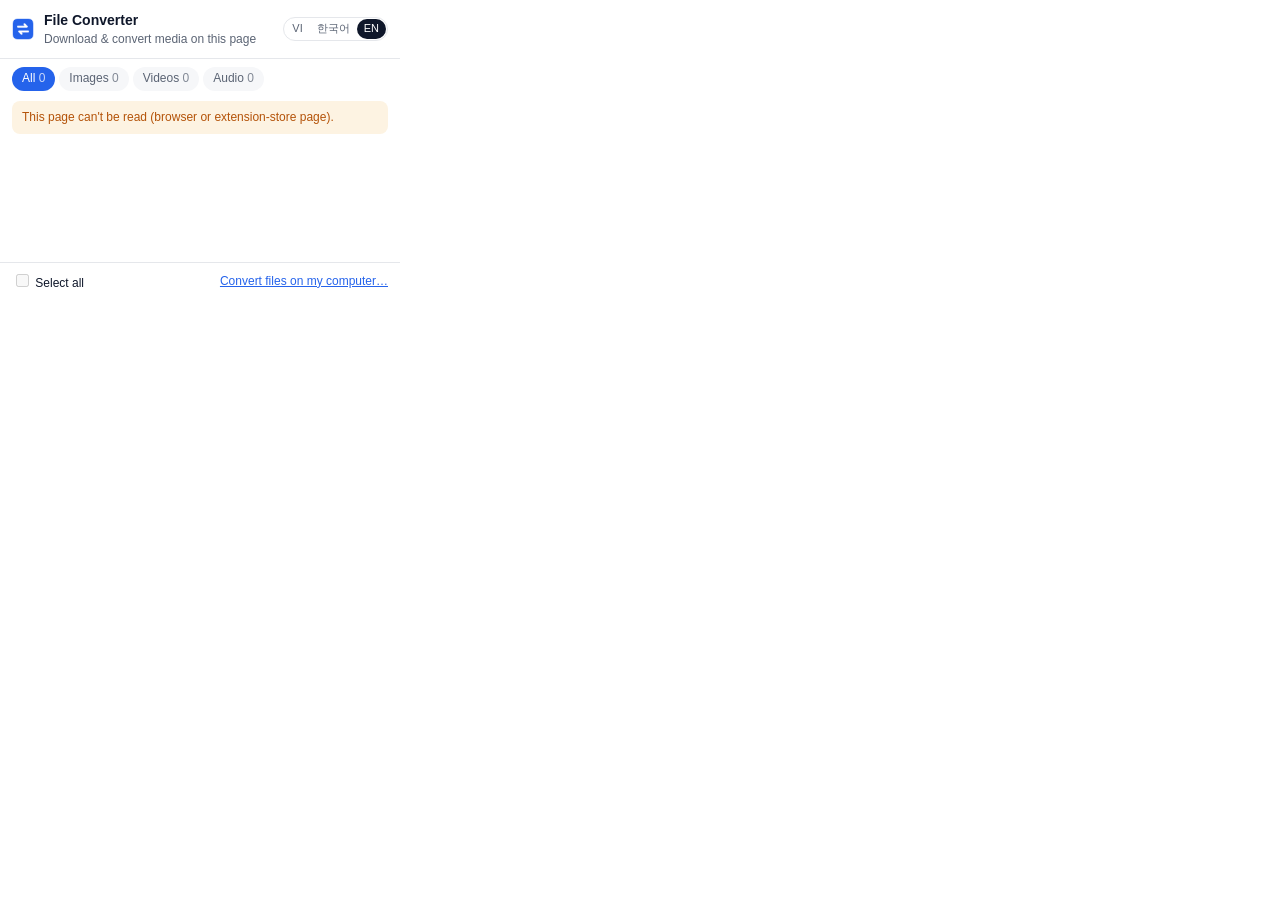
<file: extension/popup.html>
<!doctype html>
<html lang="en">
<head>
<meta charset="utf-8">
<title>File Converter</title>
<link rel="stylesheet" href="ext.css">
</head>
<body class="popup">
<header class="pop-head">
  <img src="icons/icon-32.png" width="22" height="22" alt="">
  <div class="grow"><b data-i18n="title"></b><div class="muted small" data-i18n="subtitle"></div></div>
  <div class="lang" id="lang" role="group"></div>
</header>
<nav class="filters" id="filters" role="tablist"></nav>
<div id="notice" class="notice" hidden></div>
<main id="list" class="media-list" aria-live="polite"></main>
<footer class="pop-foot">
  <div class="bulk" id="bulk" hidden>
    <span id="sel-count" class="small muted"></span>
    <span class="grow"></span>
    <button type="button" class="btn" id="dl-selected" data-i18n="downloadSelected"></button>
    <select id="conv-selected" aria-label="Convert selected"></select>
  </div>
  <div class="row">
    <label class="small"><input type="checkbox" id="select-all"> <span data-i18n="selectAll"></span></label>
    <span class="grow"></span>
    <a href="#" id="open-local" class="small" data-i18n="openConverter"></a>
  </div>
</footer>
<script type="module" src="popup.js"></script>
</body>
</html>
</file>
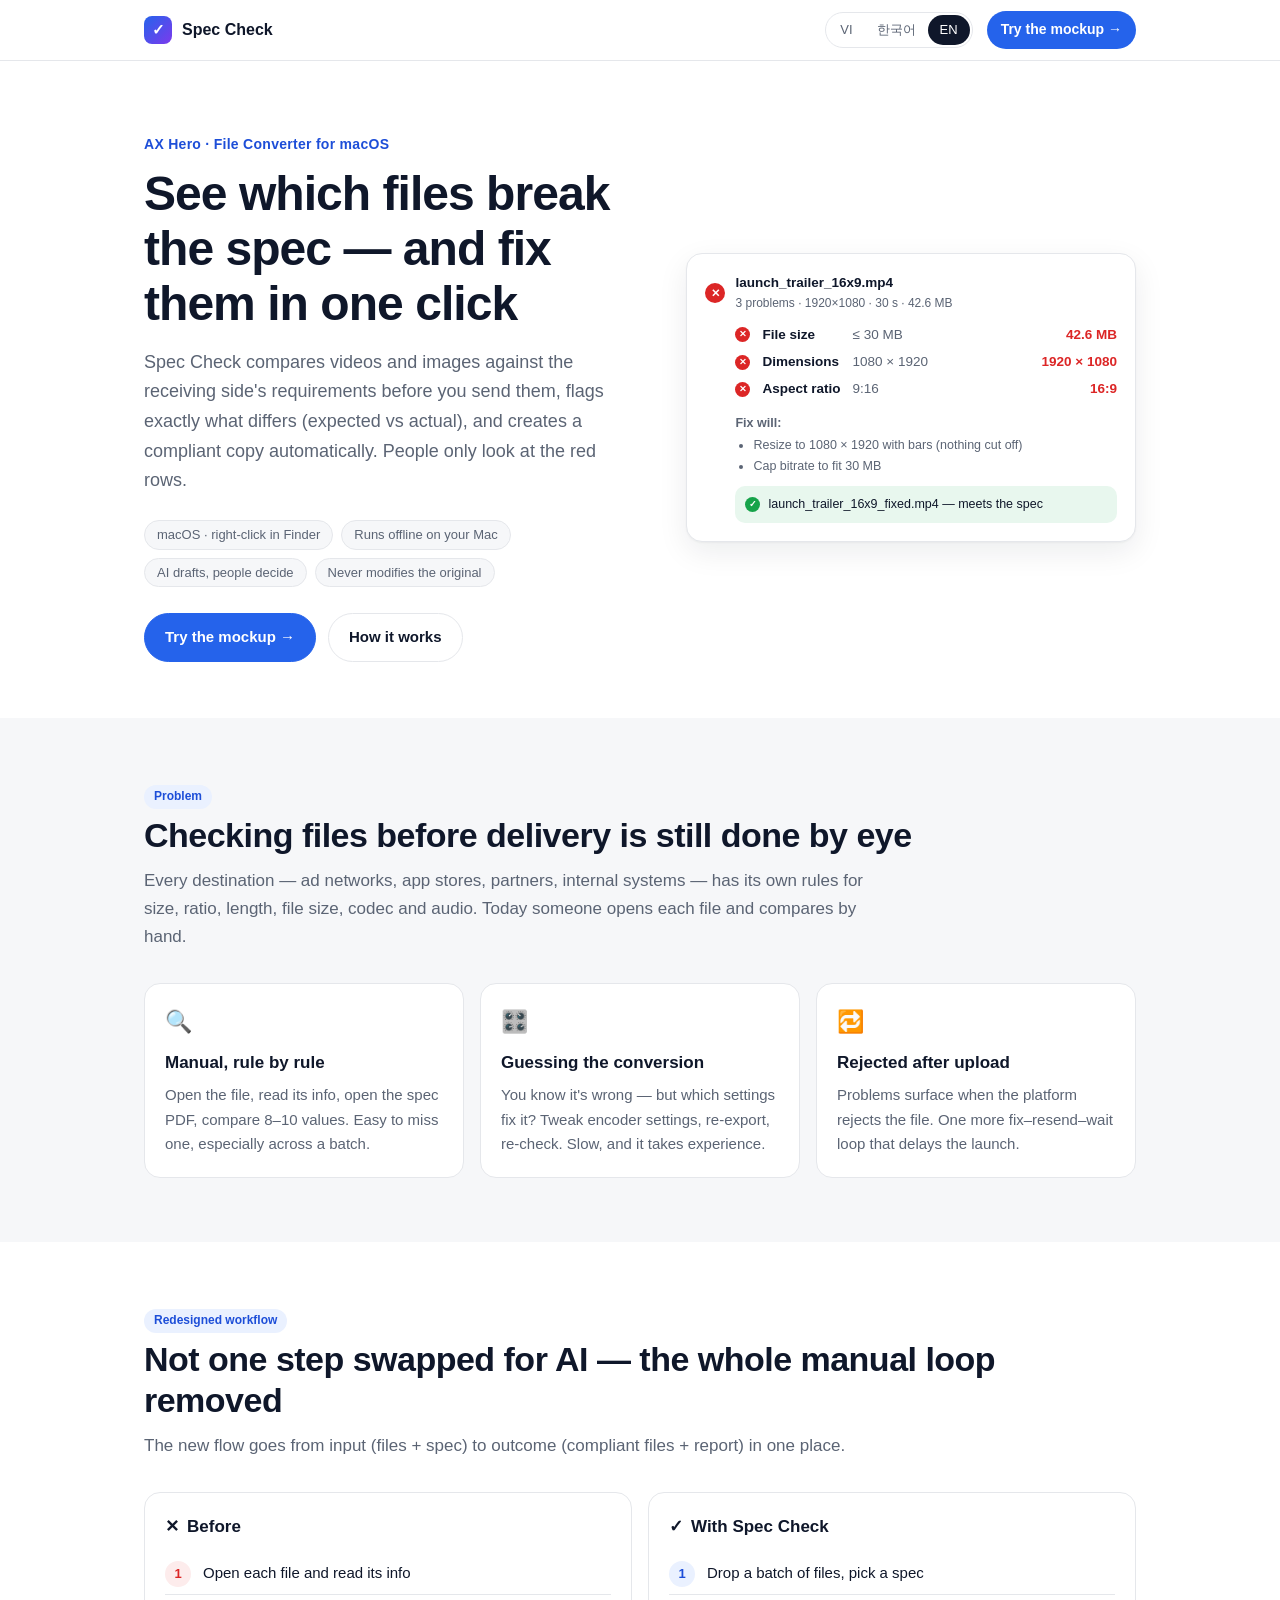
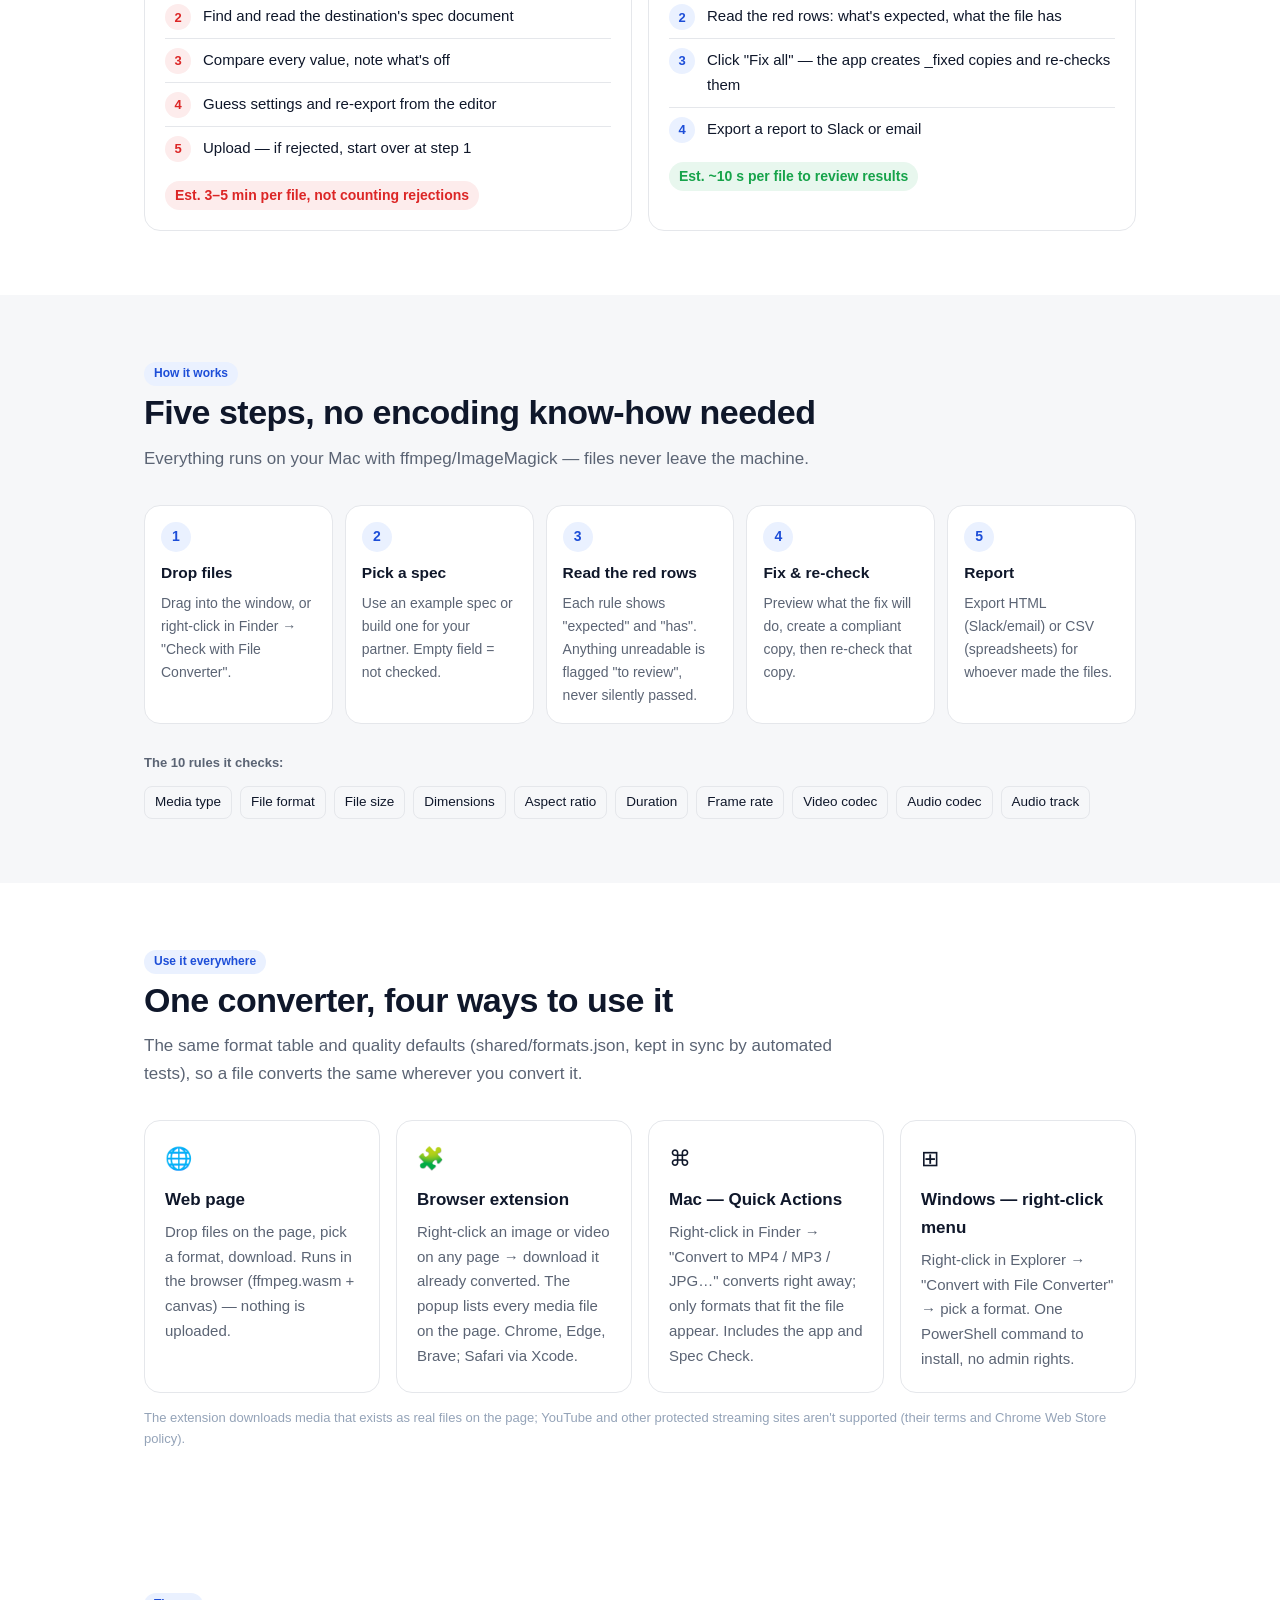
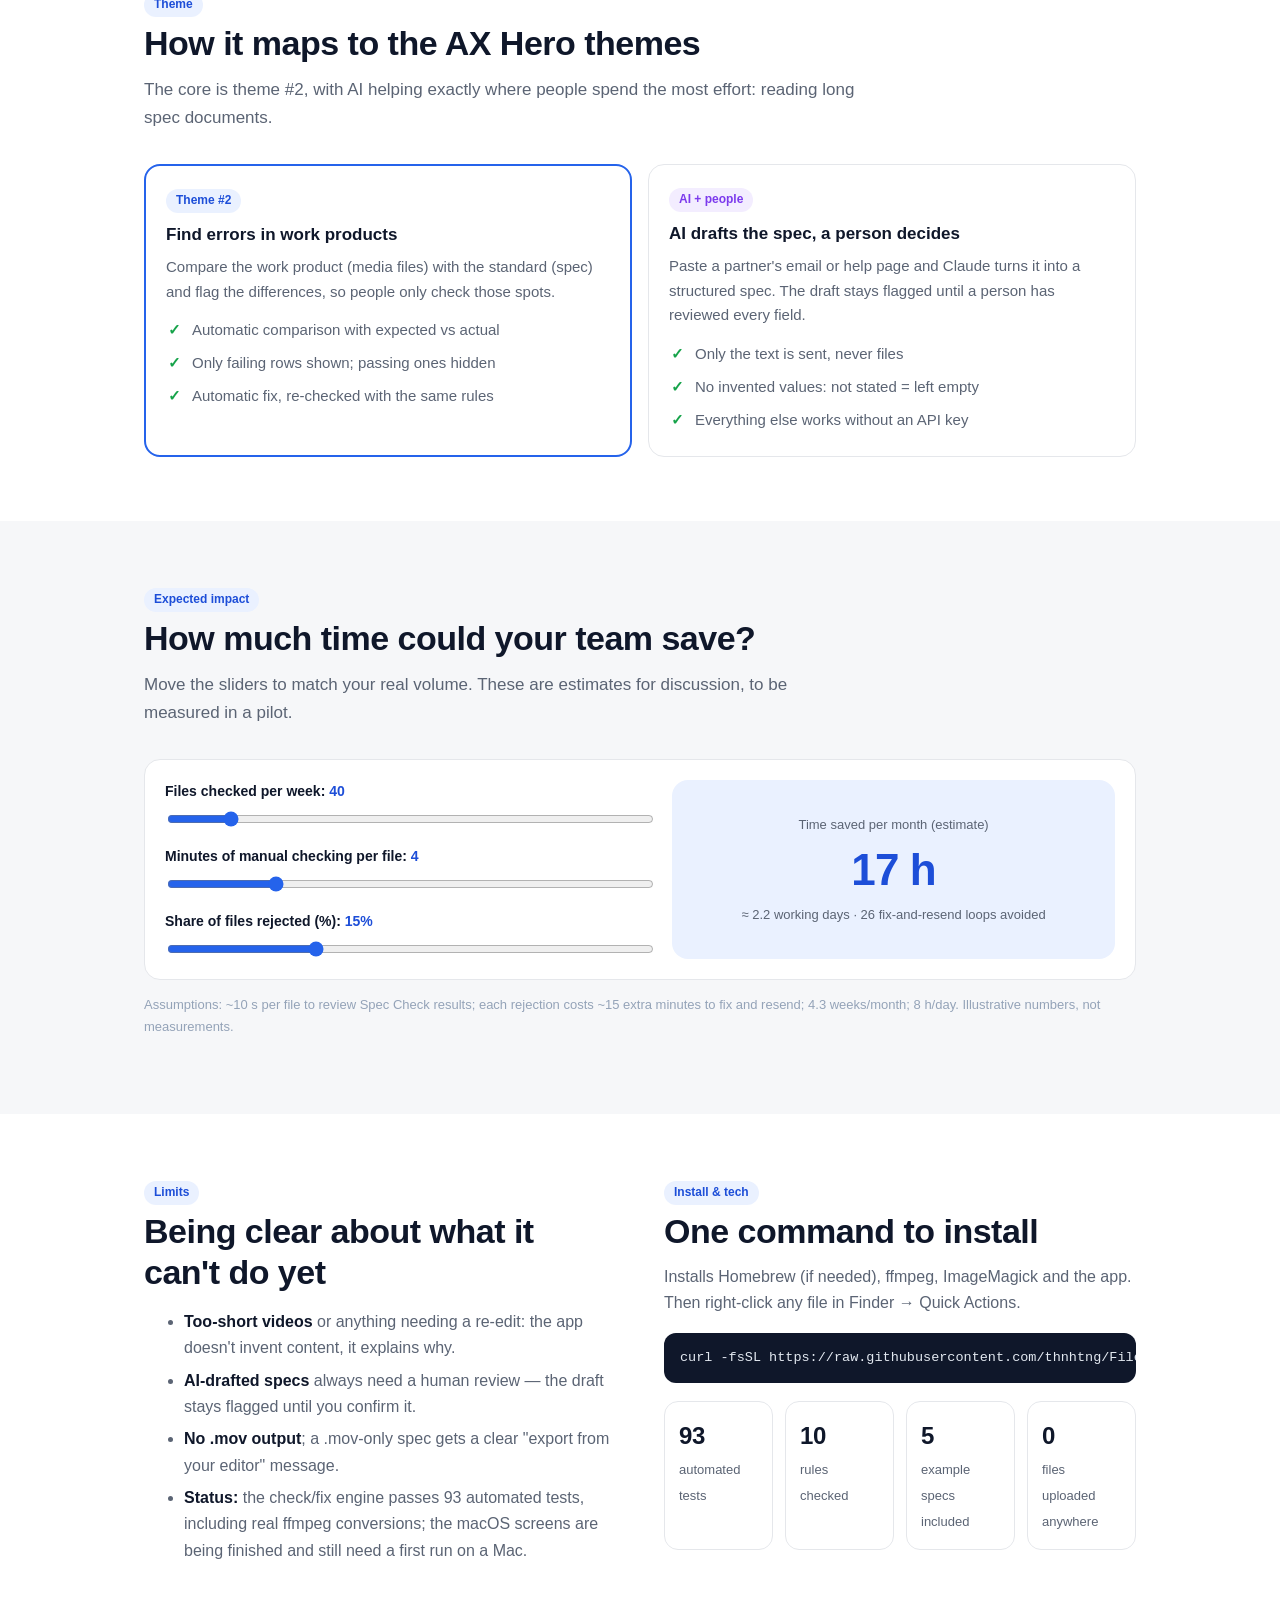
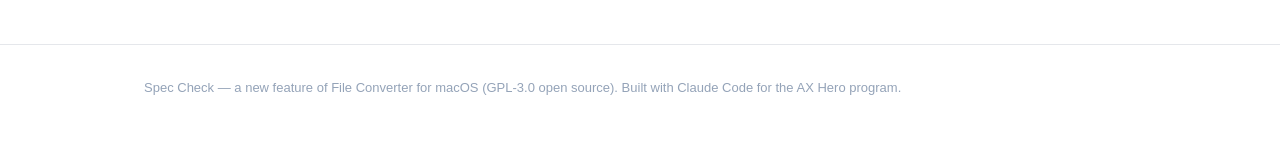
<file: submission/intro.html>
<!doctype html>
<html lang="vi">
<head>
<meta charset="utf-8">
<meta name="viewport" content="width=device-width, initial-scale=1">
<title>Spec Check — Giới thiệu</title>
<style>
:root {
  --page: #ffffff; --soft: #f6f7f9; --card: #ffffff; --line: #e5e7eb;
  --text: #0f172a; --muted: #5b6474; --faint: #94a3b8;
  --accent: #2563eb; --accent-weak: #eaf1ff; --accent-text: #1d4ed8;
  --ok: #16a34a; --ok-weak: #e8f7ee; --bad: #dc2626; --bad-weak: #fdecec; --warn: #d97706;
  --ai: #7c3aed; --ai-weak: #f3edff;
  --shadow: 0 1px 2px rgba(0,0,0,.04), 0 10px 30px rgba(15,23,42,.08);
  --font: -apple-system, BlinkMacSystemFont, "Segoe UI", "Apple SD Gothic Neo", "Noto Sans KR", "Malgun Gothic", Roboto, "Helvetica Neue", Arial, sans-serif;
  --mono: ui-monospace, SFMono-Regular, Menlo, Consolas, monospace;
}
@media (prefers-color-scheme: dark) {
  :root:not([data-theme="light"]) {
    --page: #0f1115; --soft: #161920; --card: #1a1d24; --line: #2a2e36;
    --text: #f3f4f6; --muted: #a1a7b3; --faint: #6b7280;
    --accent: #4f8cff; --accent-weak: #1b2a47; --accent-text: #8fb4ff;
    --ok: #34c467; --ok-weak: #15291d; --bad: #f2645f; --bad-weak: #301819; --warn: #f0a432;
    --ai: #a78bfa; --ai-weak: #251d3a;
    --shadow: 0 1px 2px rgba(0,0,0,.3), 0 10px 30px rgba(0,0,0,.4);
  }
}
* { box-sizing: border-box; }
html, body { margin: 0; }
body { font: 16px/1.65 var(--font); color: var(--text); background: var(--page); -webkit-font-smoothing: antialiased; }
a { color: var(--accent-text); }
.wrap { max-width: 1040px; margin: 0 auto; padding: 0 24px; }

/* nav */
.nav { position: sticky; top: 0; z-index: 5; background: color-mix(in srgb, var(--page) 88%, transparent); backdrop-filter: saturate(1.4) blur(10px); border-bottom: 1px solid var(--line); }
.nav .wrap { display: flex; align-items: center; gap: 14px; height: 60px; }
.brand { display: flex; align-items: center; gap: 10px; font-weight: 700; }
.mark { width: 28px; height: 28px; border-radius: 8px; background: linear-gradient(135deg, #2563eb, #7c3aed); color: #fff; display: grid; place-items: center; font-size: 15px; }
.spacer { flex: 1; }
.lang { display: inline-flex; border: 1px solid var(--line); border-radius: 999px; padding: 2px; }
.lang button { border: 0; background: none; padding: 4px 12px; border-radius: 999px; font: inherit; font-size: 13px; color: var(--muted); cursor: pointer; }
.lang button[aria-pressed="true"] { background: var(--text); color: var(--page); }
.nav-cta { font-size: 14px; font-weight: 600; text-decoration: none; background: var(--accent); color: #fff; padding: 7px 14px; border-radius: 999px; white-space: nowrap; }

/* hero */
.hero { padding: 72px 0 56px; }
.hero .wrap { display: grid; grid-template-columns: minmax(0, 1.1fr) minmax(0, 1fr); gap: 48px; align-items: center; }
.eyebrow { color: var(--accent-text); font-weight: 700; font-size: 14px; letter-spacing: .02em; }
h1 { font-size: clamp(32px, 5vw, 48px); line-height: 1.15; margin: 10px 0 16px; letter-spacing: -.02em; }
.hero p.sub { font-size: 18px; color: var(--muted); margin: 0 0 24px; }
.chips { display: flex; flex-wrap: wrap; gap: 8px; margin-bottom: 26px; }
.chip { font-size: 13px; border: 1px solid var(--line); border-radius: 999px; padding: 3px 12px; color: var(--muted); background: var(--soft); }
.ctas { display: flex; gap: 12px; flex-wrap: wrap; }
.btn { display: inline-flex; align-items: center; gap: 6px; text-decoration: none; font-weight: 600; font-size: 15px; padding: 11px 20px; border-radius: 999px; border: 1px solid var(--line); color: var(--text); background: var(--card); }
.btn.primary { background: var(--accent); border-color: var(--accent); color: #fff; }

/* hero visual: a finding card */
.demo-card { background: var(--card); border: 1px solid var(--line); border-radius: 16px; box-shadow: var(--shadow); padding: 18px; font-size: 13.5px; }
.demo-card .head { display: flex; gap: 10px; align-items: center; margin-bottom: 10px; }
.dot { width: 20px; height: 20px; border-radius: 50%; color: #fff; display: inline-grid; place-items: center; font-size: 11px; font-weight: 800; flex: none; }
.dot.fail { background: var(--bad); } .dot.ok { background: var(--ok); } .dot.sm { width: 15px; height: 15px; font-size: 9px; }
.demo-card .name { font-weight: 700; }
.demo-card .meta { color: var(--muted); font-size: 12px; }
.rows { display: grid; grid-template-columns: 15px auto 1fr auto; gap: 5px 12px; align-items: center; margin: 4px 0 12px 30px; }
.rows .r { font-weight: 600; } .rows .e { color: var(--muted); } .rows .a { color: var(--bad); font-weight: 600; text-align: right; }
.fixline { margin-left: 30px; color: var(--muted); font-size: 12.5px; }
.fixline ul { margin: 2px 0 10px; padding-left: 18px; }
.fixed { margin-left: 30px; background: var(--ok-weak); border-radius: 10px; padding: 8px 10px; display: flex; gap: 8px; align-items: center; font-size: 12.5px; }

/* sections */
section { padding: 64px 0; }
section.soft { background: var(--soft); }
h2 { font-size: clamp(26px, 3.4vw, 34px); line-height: 1.2; margin: 6px 0 12px; letter-spacing: -.015em; }
.lede { color: var(--muted); font-size: 17px; max-width: 720px; margin: 0 0 32px; }
.grid3 { display: grid; grid-template-columns: repeat(3, minmax(0, 1fr)); gap: 16px; }
.grid4 { display: grid; grid-template-columns: repeat(4, minmax(0, 1fr)); gap: 16px; }
.grid2 { display: grid; grid-template-columns: repeat(2, minmax(0, 1fr)); gap: 16px; }
.card { background: var(--card); border: 1px solid var(--line); border-radius: 16px; padding: 20px; }
.card h3 { font-size: 17px; margin: 8px 0 6px; }
.card p { margin: 0; color: var(--muted); font-size: 15px; }
.ico { font-size: 22px; }

.compare .card h3 { display: flex; align-items: center; gap: 8px; margin-top: 0; }
.steps { list-style: none; margin: 10px 0 0; padding: 0; counter-reset: s; }
.steps li { counter-increment: s; position: relative; padding: 9px 0 9px 38px; border-top: 1px solid var(--line); font-size: 15px; }
.steps li:first-child { border-top: 0; }
.steps li::before { content: counter(s); position: absolute; left: 0; top: 9px; width: 26px; height: 26px; border-radius: 50%; display: grid; place-items: center; font-size: 13px; font-weight: 700; background: var(--soft); color: var(--muted); }
.before li::before { background: var(--bad-weak); color: var(--bad); }
.after li::before { background: var(--accent-weak); color: var(--accent-text); }
.time { display: inline-block; margin-top: 12px; font-weight: 700; font-size: 14px; padding: 3px 10px; border-radius: 999px; }
.before .time { background: var(--bad-weak); color: var(--bad); } .after .time { background: var(--ok-weak); color: var(--ok); }

.flow { display: grid; grid-template-columns: repeat(5, minmax(0, 1fr)); gap: 12px; }
.flow .card { padding: 16px; }
.flow .n { width: 30px; height: 30px; border-radius: 50%; background: var(--accent-weak); color: var(--accent-text); font-weight: 800; display: grid; place-items: center; font-size: 14px; }
.flow h3 { font-size: 15.5px; }
.flow p { font-size: 14px; }

.theme { display: grid; grid-template-columns: minmax(0, 1fr) minmax(0, 1fr); gap: 16px; }
.theme .card.main { border: 2px solid var(--accent); }
.tag { display: inline-block; font-size: 12px; font-weight: 700; color: var(--accent-text); background: var(--accent-weak); padding: 2px 10px; border-radius: 999px; }
.tag.ai { color: var(--ai); background: var(--ai-weak); }
.checklist { list-style: none; padding: 0; margin: 10px 0 0; }
.checklist li { padding: 4px 0 4px 26px; position: relative; color: var(--muted); font-size: 15px; }
.checklist li::before { content: "✓"; position: absolute; left: 2px; color: var(--ok); font-weight: 800; }

.rules { display: flex; flex-wrap: wrap; gap: 8px; margin-top: 8px; }
.rules span { font-size: 13.5px; background: var(--soft); border: 1px solid var(--line); border-radius: 8px; padding: 4px 10px; }

/* calculator */
.calc { display: grid; grid-template-columns: minmax(0, 1.1fr) minmax(0, 1fr); gap: 20px; align-items: stretch; }
.calc .inputs { display: grid; gap: 16px; }
.calc label { display: grid; gap: 6px; font-size: 14px; font-weight: 600; }
.calc label span.val { font-weight: 700; color: var(--accent-text); }
.calc input[type=range] { width: 100%; accent-color: var(--accent); }
.result { display: grid; gap: 10px; align-content: center; text-align: center; background: var(--accent-weak); border-radius: 16px; padding: 24px; }
.big { font-size: 44px; font-weight: 800; line-height: 1.1; color: var(--accent-text); letter-spacing: -.02em; }
.result small { color: var(--muted); font-size: 13px; }
.assume { font-size: 13px; color: var(--faint); margin-top: 14px; }

.limits li { margin: 6px 0; color: var(--muted); }
.limits b { color: var(--text); }

.code { font-family: var(--mono); font-size: 13.5px; background: #0f172a; color: #e2e8f0; border-radius: 12px; padding: 14px 16px; overflow-x: auto; white-space: pre; }
.stats { display: grid; grid-template-columns: repeat(4, minmax(0, 1fr)); gap: 12px; margin-top: 18px; }
.stat { background: var(--card); border: 1px solid var(--line); border-radius: 14px; padding: 14px; }
.stat b { display: block; font-size: 24px; letter-spacing: -.01em; }
.stat span { color: var(--muted); font-size: 13px; }

footer { padding: 32px 0 48px; color: var(--faint); font-size: 13px; border-top: 1px solid var(--line); }

@media (max-width: 880px) {
  .hero .wrap, .theme, .calc, .grid2, .grid3 { grid-template-columns: minmax(0, 1fr); }
  .flow, .stats, .grid4 { grid-template-columns: repeat(2, minmax(0, 1fr)); }
  .hero { padding: 40px 0 32px; }
  section { padding: 44px 0; }
}
@media (max-width: 520px) {
  .wrap { padding: 0 16px; }
  .flow, .grid4 { grid-template-columns: minmax(0, 1fr); }
  .nav-cta { display: none; }
  .rows { grid-template-columns: 15px 1fr auto; margin-left: 0; }
  .rows .e { display: none; }
  .fixline, .fixed { margin-left: 0; }
}
</style>
</head>
<body>

<nav class="nav"><div class="wrap">
  <div class="brand"><span class="mark" aria-hidden="true">✓</span><span>Spec Check</span></div>
  <span class="spacer"></span>
  <div class="lang" role="group" aria-label="Language">
    <button type="button" data-lang="vi">VI</button>
    <button type="button" data-lang="ko">한국어</button>
    <button type="button" data-lang="en">EN</button>
  </div>
  <a class="nav-cta" href="mockup.html" data-i18n="ctaTry"></a>
</div></nav>

<header class="hero"><div class="wrap">
  <div>
    <div class="eyebrow" data-i18n="eyebrow"></div>
    <h1 data-i18n="h1"></h1>
    <p class="sub" data-i18n="sub"></p>
    <div class="chips"><span class="chip" data-i18n="chip1"></span><span class="chip" data-i18n="chip2"></span><span class="chip" data-i18n="chip3"></span><span class="chip" data-i18n="chip4"></span></div>
    <div class="ctas"><a class="btn primary" href="mockup.html" data-i18n="ctaTry"></a><a class="btn" href="#how" data-i18n="ctaHow"></a></div>
  </div>
  <div class="demo-card" aria-hidden="true">
    <div class="head"><span class="dot fail">✕</span><div><div class="name">launch_trailer_16x9.mp4</div><div class="meta" data-i18n="demoMeta"></div></div></div>
    <div class="rows">
      <span class="dot fail sm">✕</span><span class="r" data-i18n="rSize"></span><span class="e">≤ 30 MB</span><span class="a">42.6 MB</span>
      <span class="dot fail sm">✕</span><span class="r" data-i18n="rDim"></span><span class="e">1080 × 1920</span><span class="a">1920 × 1080</span>
      <span class="dot fail sm">✕</span><span class="r" data-i18n="rRatio"></span><span class="e">9:16</span><span class="a">16:9</span>
    </div>
    <div class="fixline"><b data-i18n="fixWill"></b><ul><li data-i18n="fix1"></li><li data-i18n="fix2"></li></ul></div>
    <div class="fixed"><span class="dot ok sm">✓</span><span data-i18n="fixedOk"></span></div>
  </div>
</div></header>

<section class="soft" id="problem"><div class="wrap">
  <div class="tag" data-i18n="pTag"></div>
  <h2 data-i18n="pTitle"></h2>
  <p class="lede" data-i18n="pLede"></p>
  <div class="grid3">
    <div class="card"><div class="ico">🔍</div><h3 data-i18n="p1t"></h3><p data-i18n="p1"></p></div>
    <div class="card"><div class="ico">🎛️</div><h3 data-i18n="p2t"></h3><p data-i18n="p2"></p></div>
    <div class="card"><div class="ico">🔁</div><h3 data-i18n="p3t"></h3><p data-i18n="p3"></p></div>
  </div>
</div></section>

<section id="compare"><div class="wrap">
  <div class="tag" data-i18n="cTag"></div>
  <h2 data-i18n="cTitle"></h2>
  <p class="lede" data-i18n="cLede"></p>
  <div class="grid2 compare">
    <div class="card before"><h3>✕ <span data-i18n="beforeT"></span></h3><ol class="steps"><li data-i18n="b1"></li><li data-i18n="b2"></li><li data-i18n="b3"></li><li data-i18n="b4"></li><li data-i18n="b5"></li></ol><span class="time" data-i18n="bTime"></span></div>
    <div class="card after"><h3>✓ <span data-i18n="afterT"></span></h3><ol class="steps"><li data-i18n="a1"></li><li data-i18n="a2"></li><li data-i18n="a3"></li><li data-i18n="a4"></li></ol><span class="time" data-i18n="aTime"></span></div>
  </div>
</div></section>

<section class="soft" id="how"><div class="wrap">
  <div class="tag" data-i18n="hTag"></div>
  <h2 data-i18n="hTitle"></h2>
  <p class="lede" data-i18n="hLede"></p>
  <div class="flow">
    <div class="card"><div class="n">1</div><h3 data-i18n="s1t"></h3><p data-i18n="s1"></p></div>
    <div class="card"><div class="n">2</div><h3 data-i18n="s2t"></h3><p data-i18n="s2"></p></div>
    <div class="card"><div class="n">3</div><h3 data-i18n="s3t"></h3><p data-i18n="s3"></p></div>
    <div class="card"><div class="n">4</div><h3 data-i18n="s4t"></h3><p data-i18n="s4"></p></div>
    <div class="card"><div class="n">5</div><h3 data-i18n="s5t"></h3><p data-i18n="s5"></p></div>
  </div>
  <p class="assume" data-i18n="rulesTitle" style="margin-top:28px;font-weight:600;color:var(--muted)"></p>
  <div class="rules" id="rules"></div>
</div></section>

<section id="everywhere"><div class="wrap">
  <div class="tag" data-i18n="eTag"></div>
  <h2 data-i18n="eTitle"></h2>
  <p class="lede" data-i18n="eLede"></p>
  <div class="grid4">
    <div class="card"><div class="ico">🌐</div><h3 data-i18n="e1t"></h3><p data-i18n="e1"></p></div>
    <div class="card"><div class="ico">🧩</div><h3 data-i18n="e2t"></h3><p data-i18n="e2"></p></div>
    <div class="card"><div class="ico">⌘</div><h3 data-i18n="e3t"></h3><p data-i18n="e3"></p></div>
    <div class="card"><div class="ico">⊞</div><h3 data-i18n="e4t"></h3><p data-i18n="e4"></p></div>
  </div>
  <p class="assume" data-i18n="eNote"></p>
</div></section>

<section id="theme"><div class="wrap">
  <div class="tag" data-i18n="tTag"></div>
  <h2 data-i18n="tTitle"></h2>
  <p class="lede" data-i18n="tLede"></p>
  <div class="theme">
    <div class="card main"><span class="tag" data-i18n="t1tag"></span><h3 data-i18n="t1t"></h3><p data-i18n="t1"></p><ul class="checklist"><li data-i18n="t1a"></li><li data-i18n="t1b"></li><li data-i18n="t1c"></li></ul></div>
    <div class="card"><span class="tag ai" data-i18n="t2tag"></span><h3 data-i18n="t2t"></h3><p data-i18n="t2"></p><ul class="checklist"><li data-i18n="t2a"></li><li data-i18n="t2b"></li><li data-i18n="t2c"></li></ul></div>
  </div>
</div></section>

<section class="soft" id="impact"><div class="wrap">
  <div class="tag" data-i18n="iTag"></div>
  <h2 data-i18n="iTitle"></h2>
  <p class="lede" data-i18n="iLede"></p>
  <div class="calc card">
    <div class="inputs">
      <label><span><span data-i18n="in1"></span>: <span class="val" id="v-files"></span></span><input type="range" id="files" min="5" max="300" step="5" value="40"></label>
      <label><span><span data-i18n="in2"></span>: <span class="val" id="v-manual"></span></span><input type="range" id="manual" min="1" max="15" step="1" value="4"></label>
      <label><span><span data-i18n="in3"></span>: <span class="val" id="v-reject"></span></span><input type="range" id="reject" min="0" max="50" step="5" value="15"></label>
    </div>
    <div class="result"><small data-i18n="outLabel"></small><div class="big" id="hours"></div><small id="out-detail"></small></div>
  </div>
  <p class="assume" data-i18n="assume"></p>
</div></section>

<section id="limits"><div class="wrap">
  <div class="grid2" style="gap:48px">
    <div>
      <div class="tag" data-i18n="lTag"></div>
      <h2 data-i18n="lTitle"></h2>
      <ul class="limits"><li data-i18n-html="l1"></li><li data-i18n-html="l2"></li><li data-i18n-html="l3"></li><li data-i18n-html="l4"></li></ul>
    </div>
    <div>
      <div class="tag" data-i18n="bTag"></div>
      <h2 data-i18n="bTitle"></h2>
      <p style="color:var(--muted);margin-top:0" data-i18n="bLede"></p>
      <div class="code">curl -fsSL https://raw.githubusercontent.com/thnhtng/FileConverter-mac/main/install.sh | bash</div>
      <div class="stats">
        <div class="stat"><b>93</b><span data-i18n="st1"></span></div>
        <div class="stat"><b>10</b><span data-i18n="st2"></span></div>
        <div class="stat"><b>5</b><span data-i18n="st3"></span></div>
        <div class="stat"><b>0</b><span data-i18n="st4"></span></div>
      </div>
    </div>
  </div>
</div></section>

<footer><div class="wrap" data-i18n="footer"></div></footer>

<script>
"use strict";
const STR = {
  vi: {
    ctaTry: "Dùng thử mockup →", ctaHow: "Cách hoạt động",
    eyebrow: "AX Hero · File Converter cho macOS",
    h1: "Biết ngay file nào sai spec — và sửa chỉ với một cú bấm",
    sub: "Spec Check đối chiếu video, ảnh trước khi gửi đi với tiêu chuẩn của nơi nhận, chỉ ra đúng chỗ khác biệt kèm giá trị cần/thực tế, rồi tự tạo bản sửa đạt chuẩn. Con người chỉ cần nhìn những dòng màu đỏ.",
    chip1: "macOS · chuột phải trong Finder", chip2: "Chạy offline trên máy", chip3: "AI soạn spec, người duyệt", chip4: "Không bao giờ sửa file gốc",
    demoMeta: "3 lỗi · 1920×1080 · 30 s · 42.6 MB", rSize: "Dung lượng", rDim: "Kích thước", rRatio: "Tỉ lệ",
    fixWill: "Bản sửa sẽ:", fix1: "Đổi cỡ 1080 × 1920, thêm viền (không mất nội dung)", fix2: "Giới hạn bitrate để vừa 30 MB", fixedOk: "launch_trailer_16x9_fixed.mp4 — đạt spec",
    pTag: "Vấn đề", pTitle: "Kiểm tra file trước khi gửi vẫn đang làm bằng mắt",
    pLede: "Mỗi nơi nhận — mạng quảng cáo, store, đối tác, hệ thống nội bộ — có spec riêng về kích thước, tỉ lệ, thời lượng, dung lượng, codec, âm thanh. Hiện tại người làm phải tự mở từng file để so.",
    p1t: "So từng thông số bằng tay", p1: "Mở file, xem thông tin, mở PDF spec, so 8–10 thông số. Dễ bỏ sót, nhất là khi kiểm cả loạt file.",
    p2t: "Đoán cách chuyển đổi", p2: "Biết là sai nhưng chỉnh thế nào cho đúng? Thử thông số encode, xuất lại, kiểm lại — mất thời gian và cần kinh nghiệm.",
    p3t: "Bị từ chối sau khi upload", p3: "Lỗi chỉ lộ ra khi nền tảng từ chối file. Thêm một vòng sửa — gửi — chờ, làm chậm cả kế hoạch ra mắt.",
    cTag: "Thiết kế lại quy trình", cTitle: "Không thay một bước bằng AI — mà bỏ cả vòng lặp thủ công",
    cLede: "Quy trình mới đi từ đầu vào (file + spec) đến kết quả (file đạt chuẩn + báo cáo) trong một chỗ.",
    beforeT: "Trước đây", b1: "Mở từng file, xem thông tin", b2: "Tìm và đọc tài liệu spec của nơi nhận", b3: "So từng thông số, ghi chú chỗ sai", b4: "Đoán thông số rồi xuất lại bằng phần mềm dựng", b5: "Upload — nếu bị từ chối thì làm lại từ bước 1", bTime: "Ước tính 3–5 phút / file, chưa tính lần bị từ chối",
    afterT: "Với Spec Check", a1: "Kéo thả cả loạt file, chọn spec", a2: "Xem ngay các dòng đỏ: cần gì, file đang có gì", a3: "Bấm \"Sửa tất cả\" — app tạo bản _fixed và kiểm tra lại", a4: "Xuất báo cáo gửi team qua Slack/email", aTime: "Ước tính ~10 giây / file để xem kết quả",
    hTag: "Cách hoạt động", hTitle: "Năm bước, không cần biết kỹ thuật encode", hLede: "Toàn bộ chạy trên máy Mac bằng ffmpeg/ImageMagick — file không rời khỏi máy.",
    s1t: "Thả file", s1: "Kéo vào cửa sổ, hoặc chuột phải trong Finder → \"Check with File Converter\".",
    s2t: "Chọn spec", s2: "Dùng spec mẫu hoặc tạo spec theo đối tác. Ô trống = không kiểm tra.",
    s3t: "Đọc dòng đỏ", s3: "Mỗi quy tắc hiện \"cần\" và \"thực tế\". Không đọc được thì báo \"cần xem\", không tự cho qua.",
    s4t: "Sửa & kiểm lại", s4: "Xem trước bản sửa sẽ làm gì, rồi tạo bản sao đạt chuẩn và kiểm tra lại chính bản đó.",
    s5t: "Báo cáo", s5: "Xuất HTML (Slack/email) hoặc CSV (bảng tính) cho người làm file.",
    rulesTitle: "10 quy tắc được kiểm tra:",
    rules: ["Loại file", "Định dạng", "Dung lượng", "Kích thước", "Tỉ lệ khung", "Thời lượng", "Tốc độ khung hình", "Codec video", "Codec âm thanh", "Track âm thanh"],
    eTag: "Dùng ở mọi nơi", eTitle: "Một bộ chuyển đổi — bốn cách dùng",
    eLede: "Cùng một bảng định dạng và chất lượng mặc định (shared/formats.json, có test tự động giữ đồng bộ), nên file chuyển ở đâu cũng ra giống nhau.",
    e1t: "Trang web", e1: "Thả file vào trang, chọn đuôi, tải về. Chạy ngay trong trình duyệt (ffmpeg.wasm + canvas), không tải file lên server.",
    e2t: "Extension trình duyệt", e2: "Chuột phải vào ảnh/video trên bất kỳ trang nào → tải và chuyển đuôi luôn. Popup liệt kê mọi media của trang. Chrome, Edge, Brave; Safari qua Xcode.",
    e3t: "Mac — Quick Action", e3: "Chuột phải trong Finder → \"Convert to MP4 / MP3 / JPG…\" chuyển ngay; chỉ hiện đuôi hợp với file. Kèm app và Spec Check.",
    e4t: "Windows — menu chuột phải", e4: "Chuột phải trong Explorer → \"Convert with File Converter\" → chọn đuôi. Một lệnh PowerShell để cài, không cần quyền admin.",
    eNote: "Extension chỉ tải media có file thật trên trang; không hỗ trợ YouTube và các trang stream có bảo vệ (theo điều khoản của họ và chính sách Chrome Web Store).",
    tTag: "Chủ đề", tTitle: "Gắn với chủ đề chung của AX Hero",
    tLede: "Trọng tâm là chủ đề #2, với AI hỗ trợ đúng chỗ con người tốn công nhất: đọc spec dài dòng.",
    t1tag: "Chủ đề #2", t1t: "Tìm lỗi trong sản phẩm công việc", t1: "Đối chiếu sản phẩm (file media) với tiêu chuẩn (spec), đánh dấu điểm khác biệt để con người chỉ kiểm tra những chỗ đó.",
    t1a: "So sánh tự động, có giá trị cần/thực tế", t1b: "Chỉ hiện dòng sai; dòng đạt được ẩn", t1c: "Sửa tự động + kiểm tra lại bằng chính bộ quy tắc",
    t2tag: "AI + con người", t2t: "AI soạn spec, con người quyết định", t2: "Dán email/trang hướng dẫn của đối tác, Claude chuyển thành spec có cấu trúc. Bản nháp luôn được đánh dấu để người duyệt từng ô trước khi dùng.",
    t2a: "Chỉ gửi đoạn văn bản, không gửi file", t2b: "AI không tự bịa giá trị: không nêu = để trống", t2c: "Không có API key vẫn dùng được toàn bộ phần còn lại",
    iTag: "Hiệu quả kỳ vọng", iTitle: "Tiết kiệm bao nhiêu thời gian cho team bạn?", iLede: "Kéo thanh trượt theo khối lượng thực tế. Đây là ước tính để thảo luận, sẽ đo lại khi chạy thử.",
    in1: "Số file kiểm mỗi tuần", in2: "Phút kiểm thủ công / file", in3: "Tỉ lệ file bị từ chối (%)",
    outLabel: "Thời gian tiết kiệm mỗi tháng (ước tính)", outDetail: "≈ {d} ngày làm việc · {r} lần sửa-gửi lại được tránh",
    assume: "Giả định: Spec Check cần ~10 giây/file để xem kết quả; mỗi lần bị từ chối tốn thêm ~15 phút sửa-gửi lại; 4,3 tuần/tháng; 8 giờ/ngày. Đây là con số minh họa, chưa phải số đo thực tế.",
    lTag: "Giới hạn", lTitle: "Nói rõ những gì chưa làm được",
    l1: "<b>Video quá ngắn</b> hoặc cần dựng lại: app không \"chế\" thêm nội dung, chỉ báo lý do.",
    l2: "<b>Spec do AI soạn</b> luôn cần người duyệt — app đánh dấu bản nháp cho tới khi bạn xác nhận.",
    l3: "<b>Không xuất được .mov</b>; spec chỉ chấp nhận .mov sẽ được báo là cần xuất từ phần mềm dựng.",
    l4: "<b>Trạng thái:</b> engine kiểm tra/sửa đã có 93 bài test tự động (gồm chuyển đổi ffmpeg thật); giao diện macOS đang hoàn thiện và cần chạy thử trên Mac.",
    bTag: "Cài đặt & công nghệ", bTitle: "Một lệnh để cài", bLede: "Cài Homebrew (nếu chưa có), ffmpeg, ImageMagick và app. Sau đó chuột phải vào file trong Finder → Quick Actions.",
    st1: "bài test tự động", st2: "quy tắc kiểm tra", st3: "spec mẫu có sẵn", st4: "file bị tải lên mạng",
    footer: "Spec Check — tính năng mới của File Converter cho macOS (mã nguồn GPL-3.0). Xây dựng cùng Claude Code cho chương trình AX Hero.",
  },
  ko: {
    ctaTry: "목업 체험하기 →", ctaHow: "작동 방식",
    eyebrow: "AX Hero · macOS용 File Converter",
    h1: "스펙에 안 맞는 파일을 바로 찾고, 클릭 한 번으로 수정",
    sub: "Spec Check는 영상·이미지를 보내기 전에 받는 곳의 기준과 비교해 다른 부분만 기준값/실제값과 함께 짚어 주고, 기준에 맞는 수정본을 자동으로 만듭니다. 사람은 빨간 줄만 확인하면 됩니다.",
    chip1: "macOS · Finder 우클릭", chip2: "내 Mac에서 오프라인 실행", chip3: "AI는 초안, 결정은 사람", chip4: "원본 파일은 절대 수정 안 함",
    demoMeta: "문제 3건 · 1920×1080 · 30 s · 42.6 MB", rSize: "용량", rDim: "해상도", rRatio: "비율",
    fixWill: "수정 내용:", fix1: "1080 × 1920로 변환, 여백 추가 (잘림 없음)", fix2: "30 MB 이하가 되도록 비트레이트 제한", fixedOk: "launch_trailer_16x9_fixed.mp4 — 스펙 충족",
    pTag: "문제", pTitle: "보내기 전 파일 검수는 아직도 눈으로 합니다",
    pLede: "광고 네트워크, 스토어, 파트너, 사내 시스템마다 해상도·비율·길이·용량·코덱·오디오 기준이 다릅니다. 지금은 담당자가 파일을 하나씩 열어 비교합니다.",
    p1t: "항목별 수작업 비교", p1: "파일 정보 확인, 스펙 PDF 열기, 8~10개 항목 대조. 여러 파일을 한꺼번에 볼 때 놓치기 쉽습니다.",
    p2t: "변환 설정은 감으로", p2: "틀린 건 알아도 어떻게 고쳐야 할지가 문제입니다. 인코딩 설정을 바꿔 다시 내보내고 다시 확인 — 시간과 경험이 필요합니다.",
    p3t: "업로드 후에야 반려", p3: "문제는 플랫폼이 파일을 반려할 때 드러납니다. 수정 — 재전송 — 대기가 한 번 더 생겨 일정이 밀립니다.",
    cTag: "업무 흐름 재설계", cTitle: "한 단계를 AI로 바꾸는 게 아니라, 수작업 루프 자체를 없앱니다",
    cLede: "입력(파일 + 스펙)부터 결과(기준을 충족한 파일 + 리포트)까지 한 곳에서 끝납니다.",
    beforeT: "기존 방식", b1: "파일을 하나씩 열어 정보 확인", b2: "받는 곳의 스펙 문서를 찾아 읽기", b3: "항목별로 비교하고 틀린 곳 메모", b4: "설정을 추측해 편집 툴에서 다시 내보내기", b5: "업로드 — 반려되면 1단계부터 다시", bTime: "파일당 약 3~5분 (반려 시간 제외, 추정)",
    afterT: "Spec Check 사용", a1: "여러 파일을 끌어다 놓고 스펙 선택", a2: "빨간 줄 확인: 기준값과 실제값", a3: "\"모두 수정\" — _fixed 사본 생성 후 재검사", a4: "리포트를 슬랙/메일로 공유", aTime: "결과 확인까지 파일당 약 10초 (추정)",
    hTag: "작동 방식", hTitle: "인코딩 지식 없이 다섯 단계", hLede: "모든 처리는 Mac에서 ffmpeg/ImageMagick으로 실행되며 파일은 밖으로 나가지 않습니다.",
    s1t: "파일 놓기", s1: "창에 끌어다 놓거나 Finder 우클릭 → \"Check with File Converter\".",
    s2t: "스펙 선택", s2: "예시 스펙을 쓰거나 파트너 기준으로 만듭니다. 빈 칸 = 검사 안 함.",
    s3t: "빨간 줄 확인", s3: "규칙마다 \"기준\"과 \"실제\"를 보여 줍니다. 읽을 수 없으면 통과가 아니라 \"확인 필요\"로 표시합니다.",
    s4t: "수정 · 재검사", s4: "수정 내용을 미리 보고, 기준을 충족한 사본을 만든 뒤 그 사본을 다시 검사합니다.",
    s5t: "리포트", s5: "HTML(슬랙/메일) 또는 CSV(스프레드시트)로 파일 제작자에게 전달합니다.",
    rulesTitle: "검사하는 10가지 규칙:",
    rules: ["미디어 유형", "파일 형식", "파일 용량", "해상도", "화면 비율", "길이", "프레임 레이트", "비디오 코덱", "오디오 코덱", "오디오 트랙"],
    eTag: "어디서나 사용", eTitle: "하나의 변환기, 네 가지 사용법",
    eLede: "같은 형식표와 기본 품질(shared/formats.json, 자동 테스트로 동기화)을 쓰기 때문에 어디서 변환해도 결과가 같습니다.",
    e1t: "웹 페이지", e1: "파일을 놓고 형식을 고른 뒤 다운로드. 브라우저 안에서(ffmpeg.wasm + canvas) 처리하며 서버로 업로드하지 않습니다.",
    e2t: "브라우저 확장 프로그램", e2: "어느 페이지에서든 이미지/영상 우클릭 → 다운로드하면서 바로 변환. 팝업에서 페이지의 모든 미디어 확인. Chrome, Edge, Brave · Safari는 Xcode로.",
    e3t: "Mac — 빠른 동작", e3: "Finder 우클릭 → \"Convert to MP4 / MP3 / JPG…\"로 즉시 변환, 파일에 맞는 형식만 표시. 앱과 Spec Check 포함.",
    e4t: "Windows — 우클릭 메뉴", e4: "탐색기 우클릭 → \"Convert with File Converter\" → 형식 선택. PowerShell 명령 한 줄로 설치, 관리자 권한 불필요.",
    eNote: "확장 프로그램은 페이지에 실제 파일로 있는 미디어만 다운로드합니다. YouTube 등 보호된 스트리밍 사이트는 약관과 Chrome 웹 스토어 정책에 따라 지원하지 않습니다.",
    tTag: "주제", tTitle: "AX Hero 공통 주제와의 연결",
    tLede: "핵심은 2번 주제이며, 사람이 가장 수고스러운 부분인 긴 스펙 문서 읽기를 AI가 돕습니다.",
    t1tag: "주제 #2", t1t: "업무 산출물에서 오류 찾기", t1: "산출물(미디어 파일)을 기준(스펙)과 대조해 차이를 표시하고, 사람은 그 부분만 확인합니다.",
    t1a: "기준값/실제값과 함께 자동 비교", t1b: "틀린 줄만 표시, 통과 항목은 숨김", t1c: "자동 수정 후 같은 규칙으로 재검사",
    t2tag: "AI + 사람", t2t: "AI가 스펙 초안, 사람이 결정", t2: "파트너의 메일이나 가이드 페이지를 붙여 넣으면 Claude가 구조화된 스펙으로 바꿉니다. 초안은 사람이 항목별로 검토할 때까지 표시됩니다.",
    t2a: "텍스트만 전송, 파일은 전송 안 함", t2b: "AI가 값을 지어내지 않음: 언급 없으면 빈 칸", t2c: "API 키가 없어도 나머지 기능은 모두 사용 가능",
    iTag: "기대 효과", iTitle: "우리 팀은 얼마나 시간을 아낄 수 있을까?", iLede: "실제 업무량에 맞게 슬라이더를 움직여 보세요. 논의용 추정치이며 시범 운영에서 다시 측정합니다.",
    in1: "주간 검수 파일 수", in2: "파일당 수작업 검수 시간(분)", in3: "반려되는 파일 비율(%)",
    outLabel: "월간 절약 시간 (추정)", outDetail: "≈ 근무일 {d}일 · 수정·재전송 {r}회 감소",
    assume: "가정: Spec Check 결과 확인 파일당 약 10초, 반려 1회당 수정·재전송 약 15분 추가, 월 4.3주, 하루 8시간. 실제 측정값이 아닌 예시 수치입니다.",
    lTag: "한계", lTitle: "아직 안 되는 것도 분명히",
    l1: "<b>너무 짧은 영상</b>이나 재편집이 필요한 경우: 내용을 만들어 내지 않고 이유만 알려 줍니다.",
    l2: "<b>AI가 작성한 스펙</b>은 반드시 사람이 검토합니다. 확인 전까지 초안으로 표시됩니다.",
    l3: "<b>.mov로는 내보낼 수 없습니다</b>. .mov만 허용하는 스펙은 편집 툴에서 내보내도록 안내합니다.",
    l4: "<b>현재 상태:</b> 검사·수정 엔진은 실제 ffmpeg 변환을 포함한 자동 테스트 93개를 통과했으며, macOS 화면은 마무리 중으로 Mac에서 실행 확인이 필요합니다.",
    bTag: "설치 · 기술", bTitle: "명령어 한 줄로 설치", bLede: "Homebrew(없으면), ffmpeg, ImageMagick과 앱을 설치합니다. 이후 Finder에서 파일 우클릭 → 빠른 동작.",
    st1: "자동 테스트", st2: "검사 규칙", st3: "기본 예시 스펙", st4: "외부로 업로드되는 파일",
    footer: "Spec Check — macOS용 File Converter의 신규 기능 (GPL-3.0 오픈소스). AX Hero 프로그램을 위해 Claude Code와 함께 만들었습니다.",
  },
  en: {
    ctaTry: "Try the mockup →", ctaHow: "How it works",
    eyebrow: "AX Hero · File Converter for macOS",
    h1: "See which files break the spec — and fix them in one click",
    sub: "Spec Check compares videos and images against the receiving side's requirements before you send them, flags exactly what differs (expected vs actual), and creates a compliant copy automatically. People only look at the red rows.",
    chip1: "macOS · right-click in Finder", chip2: "Runs offline on your Mac", chip3: "AI drafts, people decide", chip4: "Never modifies the original",
    demoMeta: "3 problems · 1920×1080 · 30 s · 42.6 MB", rSize: "File size", rDim: "Dimensions", rRatio: "Aspect ratio",
    fixWill: "Fix will:", fix1: "Resize to 1080 × 1920 with bars (nothing cut off)", fix2: "Cap bitrate to fit 30 MB", fixedOk: "launch_trailer_16x9_fixed.mp4 — meets the spec",
    pTag: "Problem", pTitle: "Checking files before delivery is still done by eye",
    pLede: "Every destination — ad networks, app stores, partners, internal systems — has its own rules for size, ratio, length, file size, codec and audio. Today someone opens each file and compares by hand.",
    p1t: "Manual, rule by rule", p1: "Open the file, read its info, open the spec PDF, compare 8–10 values. Easy to miss one, especially across a batch.",
    p2t: "Guessing the conversion", p2: "You know it's wrong — but which settings fix it? Tweak encoder settings, re-export, re-check. Slow, and it takes experience.",
    p3t: "Rejected after upload", p3: "Problems surface when the platform rejects the file. One more fix–resend–wait loop that delays the launch.",
    cTag: "Redesigned workflow", cTitle: "Not one step swapped for AI — the whole manual loop removed",
    cLede: "The new flow goes from input (files + spec) to outcome (compliant files + report) in one place.",
    beforeT: "Before", b1: "Open each file and read its info", b2: "Find and read the destination's spec document", b3: "Compare every value, note what's off", b4: "Guess settings and re-export from the editor", b5: "Upload — if rejected, start over at step 1", bTime: "Est. 3–5 min per file, not counting rejections",
    afterT: "With Spec Check", a1: "Drop a batch of files, pick a spec", a2: "Read the red rows: what's expected, what the file has", a3: "Click \"Fix all\" — the app creates _fixed copies and re-checks them", a4: "Export a report to Slack or email", aTime: "Est. ~10 s per file to review results",
    hTag: "How it works", hTitle: "Five steps, no encoding know-how needed", hLede: "Everything runs on your Mac with ffmpeg/ImageMagick — files never leave the machine.",
    s1t: "Drop files", s1: "Drag into the window, or right-click in Finder → \"Check with File Converter\".",
    s2t: "Pick a spec", s2: "Use an example spec or build one for your partner. Empty field = not checked.",
    s3t: "Read the red rows", s3: "Each rule shows \"expected\" and \"has\". Anything unreadable is flagged \"to review\", never silently passed.",
    s4t: "Fix & re-check", s4: "Preview what the fix will do, create a compliant copy, then re-check that copy.",
    s5t: "Report", s5: "Export HTML (Slack/email) or CSV (spreadsheets) for whoever made the files.",
    rulesTitle: "The 10 rules it checks:",
    rules: ["Media type", "File format", "File size", "Dimensions", "Aspect ratio", "Duration", "Frame rate", "Video codec", "Audio codec", "Audio track"],
    eTag: "Use it everywhere", eTitle: "One converter, four ways to use it",
    eLede: "The same format table and quality defaults (shared/formats.json, kept in sync by automated tests), so a file converts the same wherever you convert it.",
    e1t: "Web page", e1: "Drop files on the page, pick a format, download. Runs in the browser (ffmpeg.wasm + canvas) — nothing is uploaded.",
    e2t: "Browser extension", e2: "Right-click an image or video on any page → download it already converted. The popup lists every media file on the page. Chrome, Edge, Brave; Safari via Xcode.",
    e3t: "Mac — Quick Actions", e3: "Right-click in Finder → \"Convert to MP4 / MP3 / JPG…\" converts right away; only formats that fit the file appear. Includes the app and Spec Check.",
    e4t: "Windows — right-click menu", e4: "Right-click in Explorer → \"Convert with File Converter\" → pick a format. One PowerShell command to install, no admin rights.",
    eNote: "The extension downloads media that exists as real files on the page; YouTube and other protected streaming sites aren't supported (their terms and Chrome Web Store policy).",
    tTag: "Theme", tTitle: "How it maps to the AX Hero themes",
    tLede: "The core is theme #2, with AI helping exactly where people spend the most effort: reading long spec documents.",
    t1tag: "Theme #2", t1t: "Find errors in work products", t1: "Compare the work product (media files) with the standard (spec) and flag the differences, so people only check those spots.",
    t1a: "Automatic comparison with expected vs actual", t1b: "Only failing rows shown; passing ones hidden", t1c: "Automatic fix, re-checked with the same rules",
    t2tag: "AI + people", t2t: "AI drafts the spec, a person decides", t2: "Paste a partner's email or help page and Claude turns it into a structured spec. The draft stays flagged until a person has reviewed every field.",
    t2a: "Only the text is sent, never files", t2b: "No invented values: not stated = left empty", t2c: "Everything else works without an API key",
    iTag: "Expected impact", iTitle: "How much time could your team save?", iLede: "Move the sliders to match your real volume. These are estimates for discussion, to be measured in a pilot.",
    in1: "Files checked per week", in2: "Minutes of manual checking per file", in3: "Share of files rejected (%)",
    outLabel: "Time saved per month (estimate)", outDetail: "≈ {d} working days · {r} fix-and-resend loops avoided",
    assume: "Assumptions: ~10 s per file to review Spec Check results; each rejection costs ~15 extra minutes to fix and resend; 4.3 weeks/month; 8 h/day. Illustrative numbers, not measurements.",
    lTag: "Limits", lTitle: "Being clear about what it can't do yet",
    l1: "<b>Too-short videos</b> or anything needing a re-edit: the app doesn't invent content, it explains why.",
    l2: "<b>AI-drafted specs</b> always need a human review — the draft stays flagged until you confirm it.",
    l3: "<b>No .mov output</b>; a .mov-only spec gets a clear \"export from your editor\" message.",
    l4: "<b>Status:</b> the check/fix engine passes 93 automated tests, including real ffmpeg conversions; the macOS screens are being finished and still need a first run on a Mac.",
    bTag: "Install & tech", bTitle: "One command to install", bLede: "Installs Homebrew (if needed), ffmpeg, ImageMagick and the app. Then right-click any file in Finder → Quick Actions.",
    st1: "automated tests", st2: "rules checked", st3: "example specs included", st4: "files uploaded anywhere",
    footer: "Spec Check — a new feature of File Converter for macOS (GPL-3.0 open source). Built with Claude Code for the AX Hero program.",
  }
};

let lang = (() => {
  try { const s = localStorage.getItem("speccheck-lang"); if (s && STR[s]) return s; } catch (e) {}
  const n = (navigator.language || "vi").slice(0, 2); return STR[n] ? n : "vi";
})();
const t = (k) => STR[lang][k] ?? STR.en[k] ?? k;
const fmt = (n, d = 0) => new Intl.NumberFormat(lang, { maximumFractionDigits: d }).format(n);

function render() {
  document.documentElement.lang = lang;
  document.title = "Spec Check — " + (lang === "vi" ? "Giới thiệu" : lang === "ko" ? "서비스 소개" : "Introduction");
  document.querySelectorAll("[data-i18n]").forEach((el) => { el.textContent = t(el.dataset.i18n); });
  document.querySelectorAll("[data-i18n-html]").forEach((el) => { el.innerHTML = t(el.dataset.i18nHtml); });
  document.querySelectorAll("[data-lang]").forEach((b) => b.setAttribute("aria-pressed", String(b.dataset.lang === lang)));
  document.getElementById("rules").innerHTML = t("rules").map((r) => "<span>" + r + "</span>").join("");
  calc();
}

function calc() {
  const files = +document.getElementById("files").value;
  const manual = +document.getElementById("manual").value;
  const reject = +document.getElementById("reject").value;
  document.getElementById("v-files").textContent = fmt(files);
  document.getElementById("v-manual").textContent = fmt(manual);
  document.getElementById("v-reject").textContent = fmt(reject) + "%";
  const perMonth = files * 4.3;
  const savedCheck = perMonth * (manual - 10 / 60);           // minutes
  const rejectsAvoided = perMonth * reject / 100;              // loops
  const savedMin = Math.max(0, savedCheck + rejectsAvoided * 15);
  const hours = savedMin / 60;
  document.getElementById("hours").textContent = fmt(hours, hours < 10 ? 1 : 0) + (lang === "ko" ? "시간" : lang === "vi" ? " giờ" : " h");
  document.getElementById("out-detail").textContent = t("outDetail").replace("{d}", fmt(hours / 8, 1)).replace("{r}", fmt(Math.round(rejectsAvoided)));
}

document.querySelectorAll("[data-lang]").forEach((b) => b.addEventListener("click", () => {
  lang = b.dataset.lang; try { localStorage.setItem("speccheck-lang", lang); } catch (e) {} render();
}));
["files", "manual", "reject"].forEach((id) => document.getElementById(id).addEventListener("input", calc));
render();
</script>
</body>
</html>
</file>
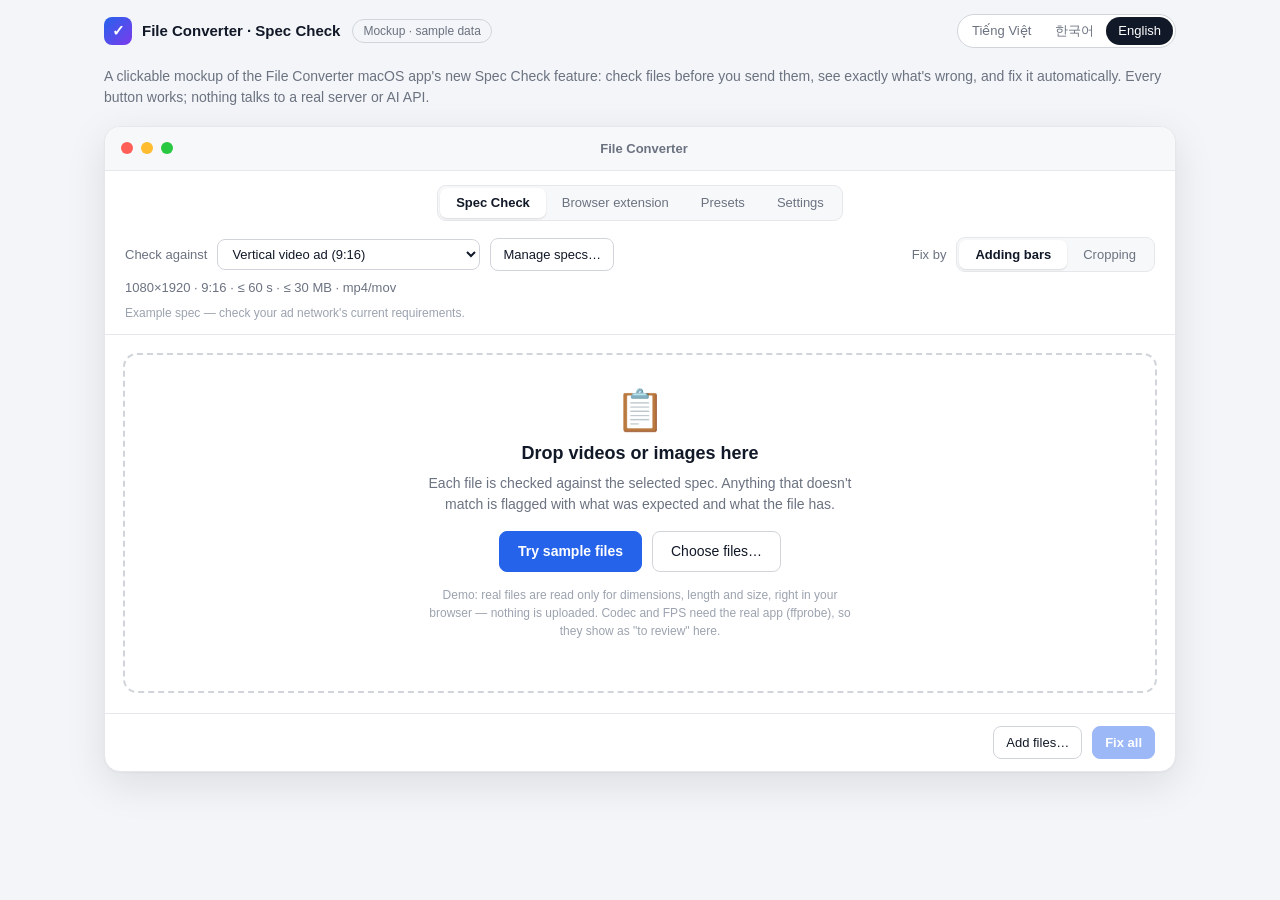
<file: submission/mockup.html>
<!doctype html>
<html lang="vi">
<head>
<meta charset="utf-8">
<meta name="viewport" content="width=device-width, initial-scale=1">
<title>Spec Check — Mockup</title>
<style>
:root {
  --page: #f3f5f8; --window: #ffffff; --panel: #f7f8fa; --line: #e5e7eb; --line-strong: #d1d5db;
  --text: #111827; --muted: #6b7280; --faint: #9ca3af;
  --accent: #2563eb; --accent-weak: #eaf1ff; --accent-text: #1d4ed8;
  --ok: #16a34a; --ok-weak: #e8f7ee; --warn: #d97706; --warn-weak: #fdf3e2; --bad: #dc2626; --bad-weak: #fdecec;
  --ai: #7c3aed; --ai-weak: #f3edff;
  --shadow: 0 1px 2px rgba(0,0,0,.04), 0 12px 40px rgba(15,23,42,.10);
  --radius: 14px;
  --font: -apple-system, BlinkMacSystemFont, "Segoe UI", "Apple SD Gothic Neo", "Noto Sans KR", "Malgun Gothic", Roboto, "Helvetica Neue", Arial, sans-serif;
  --mono: ui-monospace, SFMono-Regular, Menlo, Consolas, monospace;
}
@media (prefers-color-scheme: dark) {
  :root:not([data-theme="light"]) {
    --page: #0f1115; --window: #17191e; --panel: #1d2026; --line: #2a2e36; --line-strong: #3a3f49;
    --text: #f3f4f6; --muted: #a1a7b3; --faint: #6b7280;
    --accent: #4f8cff; --accent-weak: #1b2a47; --accent-text: #8fb4ff;
    --ok: #34c467; --ok-weak: #15291d; --warn: #f0a432; --warn-weak: #2e2414; --bad: #f2645f; --bad-weak: #301819;
    --ai: #a78bfa; --ai-weak: #251d3a;
    --shadow: 0 1px 2px rgba(0,0,0,.3), 0 12px 40px rgba(0,0,0,.45);
  }
}
* { box-sizing: border-box; }
html, body { margin: 0; }
body { font: 14px/1.5 var(--font); color: var(--text); background: var(--page); -webkit-font-smoothing: antialiased; }
button, input, select, textarea { font: inherit; color: inherit; }
button { cursor: pointer; }
.sr-only { position: absolute; width: 1px; height: 1px; overflow: hidden; clip: rect(0 0 0 0); }

/* Page chrome */
.topbar { display: flex; align-items: center; gap: 12px; padding: 14px 24px; max-width: 1120px; margin: 0 auto; }
.brand { display: flex; align-items: center; gap: 10px; font-weight: 700; font-size: 15px; }
.brand-mark { width: 28px; height: 28px; border-radius: 8px; background: linear-gradient(135deg, #2563eb, #7c3aed); display: grid; place-items: center; color: #fff; font-size: 15px; }
.demo-badge { font-size: 12px; color: var(--muted); border: 1px solid var(--line-strong); border-radius: 999px; padding: 2px 10px; white-space: nowrap; }
.spacer { flex: 1; }
.lang { display: inline-flex; border: 1px solid var(--line-strong); border-radius: 999px; padding: 2px; background: var(--window); }
.lang button { border: 0; background: none; padding: 4px 12px; border-radius: 999px; font-size: 13px; color: var(--muted); }
.lang button[aria-pressed="true"] { background: var(--text); color: var(--window); }
.lead { max-width: 1120px; margin: 4px auto 18px; padding: 0 24px; color: var(--muted); }

/* App window */
.window { max-width: 1072px; margin: 0 auto 40px; background: var(--window); border: 1px solid var(--line); border-radius: 16px; box-shadow: var(--shadow); overflow: hidden; }
.titlebar { display: flex; align-items: center; gap: 8px; padding: 12px 16px; border-bottom: 1px solid var(--line); background: var(--panel); }
.dots { display: flex; gap: 8px; }
.dots i { width: 12px; height: 12px; border-radius: 50%; display: block; }
.dots i:nth-child(1) { background: #ff5f57; } .dots i:nth-child(2) { background: #febc2e; } .dots i:nth-child(3) { background: #28c840; }
.titlebar .title { flex: 1; text-align: center; font-weight: 600; font-size: 13px; color: var(--muted); margin-right: 52px; }
.tabs { display: flex; justify-content: center; padding: 14px 16px 6px; }
.segmented { display: inline-flex; background: var(--panel); border: 1px solid var(--line); border-radius: 9px; padding: 2px; }
.segmented button { border: 0; background: none; padding: 5px 16px; border-radius: 7px; font-size: 13px; color: var(--muted); white-space: nowrap; }
.segmented button[aria-pressed="true"] { background: var(--window); color: var(--text); box-shadow: 0 1px 2px rgba(0,0,0,.12); font-weight: 600; }

.btn { border: 1px solid var(--line-strong); background: var(--window); border-radius: 8px; padding: 6px 12px; font-size: 13px; white-space: nowrap; }
.btn:hover:not(:disabled) { background: var(--panel); }
.btn:disabled { opacity: .45; cursor: default; }
.btn.primary { background: var(--accent); border-color: var(--accent); color: #fff; font-weight: 600; }
.btn.primary:hover:not(:disabled) { filter: brightness(1.06); background: var(--accent); }
.btn.large { padding: 9px 18px; font-size: 14px; }
.btn.link { border: 0; background: none; color: var(--accent-text); padding: 0; font-size: 12px; }
.btn.ghost { border-color: transparent; background: none; color: var(--muted); padding: 4px 8px; }
.btn.ai { border-color: var(--ai); color: var(--ai); }

select, input[type="text"], input[type="password"], textarea {
  border: 1px solid var(--line-strong); background: var(--window); border-radius: 8px; padding: 6px 10px; font-size: 13px; min-width: 0;
}
select:focus, input:focus, textarea:focus, button:focus-visible { outline: 2px solid var(--accent); outline-offset: 1px; }

/* Spec Check header */
.check-header { padding: 10px 20px 12px; display: grid; gap: 6px; }
.check-header .row { display: flex; flex-wrap: wrap; align-items: center; gap: 10px; }
.check-header label { color: var(--muted); font-size: 13px; }
.check-header select { max-width: 340px; }
.summary { color: var(--muted); font-size: 13px; }
.notes { color: var(--faint); font-size: 12px; }

.content { border-top: 1px solid var(--line); border-bottom: 1px solid var(--line); min-height: 380px; position: relative; }
.content.drag::after { content: ""; position: absolute; inset: 6px; border: 3px solid var(--accent); border-radius: 12px; pointer-events: none; }

.empty { margin: 18px; min-height: 340px; border: 2px dashed var(--line-strong); border-radius: 14px; display: grid; place-items: center; text-align: center; padding: 28px 18px; }
.empty .icon { font-size: 40px; line-height: 1; margin-bottom: 10px; }
.empty h2 { margin: 0 0 6px; font-size: 18px; font-weight: 600; }
.empty p { margin: 0 auto 16px; color: var(--muted); max-width: 440px; }
.empty .actions { display: flex; gap: 10px; justify-content: center; flex-wrap: wrap; }
.empty .fine { margin-top: 14px; font-size: 12px; color: var(--faint); max-width: 440px; }

.list { list-style: none; margin: 0; padding: 4px 0; }
.item { padding: 12px 20px; border-bottom: 1px solid var(--line); }
.item:last-child { border-bottom: 0; }
.item-head { display: flex; align-items: center; gap: 12px; }
.status { width: 22px; height: 22px; border-radius: 50%; display: inline-grid; place-items: center; font-size: 13px; font-weight: 700; color: #fff; flex: none; }
.status.pass { background: var(--ok); } .status.warning { background: var(--warn); } .status.fail { background: var(--bad); }
.status.small { width: 16px; height: 16px; font-size: 10px; }
.status.checking { background: none; border: 2px solid var(--line-strong); border-top-color: var(--accent); animation: spin .8s linear infinite; }
@keyframes spin { to { transform: rotate(360deg); } }
.item-name { font-weight: 600; overflow: hidden; text-overflow: ellipsis; white-space: nowrap; }
.item-sub { font-size: 12px; color: var(--muted); }
.item-main { flex: 1; min-width: 0; }
.findings { display: grid; grid-template-columns: 16px minmax(110px, auto) minmax(0, 1fr) minmax(0, 1fr); gap: 4px 14px; margin: 10px 0 0 34px; font-size: 12.5px; align-items: center; }
.findings .rule { font-weight: 600; }
.findings .exp { color: var(--muted); }
.findings .act.fail { color: var(--bad); font-weight: 600; } .findings .act.warning { color: var(--warn); font-weight: 600; }
.more { margin: 6px 0 0 34px; }
.plan { margin: 10px 0 0 34px; font-size: 12.5px; color: var(--muted); }
.plan b { color: var(--text); font-weight: 600; }
.plan ul { margin: 2px 0 0; padding-left: 18px; }
.reason { margin: 10px 0 0 34px; font-size: 12.5px; color: var(--muted); display: flex; gap: 6px; }
.fixed-box { margin: 10px 0 0 34px; background: var(--ok-weak); border-radius: 10px; padding: 8px 12px; font-size: 12.5px; display: flex; gap: 8px; align-items: center; flex-wrap: wrap; }
.fixed-box.still { background: var(--bad-weak); }
.progress { width: 110px; height: 6px; background: var(--line); border-radius: 99px; overflow: hidden; }
.progress i { display: block; height: 100%; background: var(--accent); width: 0; transition: width .15s linear; }

.footer { display: flex; align-items: center; gap: 10px; padding: 12px 20px; flex-wrap: wrap; font-size: 13px; }
.count { display: inline-flex; align-items: center; gap: 5px; font-weight: 600; }
.count.pass { color: var(--ok); } .count.warning { color: var(--warn); } .count.fail { color: var(--bad); } .count.zero { color: var(--muted); font-weight: 500; }
.menu { position: relative; }
.menu-pop { position: absolute; bottom: calc(100% + 6px); left: 0; background: var(--window); border: 1px solid var(--line-strong); border-radius: 10px; box-shadow: var(--shadow); padding: 4px; min-width: 220px; z-index: 5; }
.menu-pop button { display: block; width: 100%; text-align: left; border: 0; background: none; padding: 7px 10px; border-radius: 6px; font-size: 13px; }
.menu-pop button:hover { background: var(--accent-weak); }

/* Presets & settings tabs */
.pane { padding: 18px 20px 24px; min-height: 460px; }
.pane h3 { margin: 0 0 4px; font-size: 15px; }
.pane .muted { color: var(--muted); margin: 0 0 14px; font-size: 13px; }
.preset-grid { display: grid; grid-template-columns: repeat(auto-fill, minmax(170px, 1fr)); gap: 10px; }
.preset { border: 1px solid var(--line); border-radius: 10px; padding: 10px 12px; background: var(--panel); }
.preset b { display: block; font-size: 13px; }
.preset span { font-size: 12px; color: var(--muted); }
.form { display: grid; gap: 12px; max-width: 620px; }
.form-group { border: 1px solid var(--line); border-radius: 12px; padding: 14px; background: var(--panel); display: grid; gap: 10px; }
.form-group h4 { margin: 0; font-size: 13px; color: var(--muted); font-weight: 600; text-transform: uppercase; letter-spacing: .04em; }
.field { display: grid; grid-template-columns: 170px minmax(0, 1fr); align-items: center; gap: 10px; font-size: 13px; }
.field .hint { grid-column: 2; font-size: 12px; color: var(--faint); margin-top: -6px; }
.ok-text { color: var(--ok); } .mono { font-family: var(--mono); font-size: 12px; }

/* Modal */
.scrim { position: fixed; inset: 0; background: rgba(15,23,42,.42); display: grid; place-items: center; padding: 16px; z-index: 20; }
.sheet { background: var(--window); border-radius: 16px; box-shadow: var(--shadow); width: min(920px, 100%); max-height: calc(100vh - 32px); display: flex; flex-direction: column; overflow: hidden; border: 1px solid var(--line); }
.sheet.narrow { width: min(600px, 100%); }
.sheet-body { display: grid; grid-template-columns: 260px minmax(0, 1fr); min-height: 0; flex: 1; overflow: hidden; }
.spec-list { border-right: 1px solid var(--line); overflow: auto; padding: 8px; background: var(--panel); }
.spec-list button { display: block; width: 100%; text-align: left; border: 0; background: none; padding: 8px 10px; border-radius: 8px; }
.spec-list button[aria-current="true"] { background: var(--accent); color: #fff; }
.spec-list button[aria-current="true"] small { color: rgba(255,255,255,.8); }
.spec-list small { display: block; color: var(--muted); font-size: 11.5px; overflow: hidden; text-overflow: ellipsis; white-space: nowrap; }
.spec-editor { overflow: auto; padding: 16px 18px; display: grid; gap: 12px; align-content: start; }
.sheet-foot { display: flex; gap: 10px; align-items: center; padding: 12px 16px; border-top: 1px solid var(--line); flex-wrap: wrap; }
.sheet-pad { padding: 20px; display: grid; gap: 12px; overflow: auto; }
.sheet-pad h3 { margin: 0; font-size: 17px; }
.ai-banner { display: flex; gap: 10px; align-items: flex-start; background: var(--ai-weak); border-radius: 12px; padding: 12px; }
.ai-banner b { display: block; }
.ai-banner .grow { flex: 1; font-size: 13px; color: var(--muted); }
textarea { width: 100%; min-height: 190px; resize: vertical; font-family: var(--mono); font-size: 12.5px; line-height: 1.55; }
.kinds { display: flex; gap: 12px; flex-wrap: wrap; }
.kinds label { display: inline-flex; gap: 5px; align-items: center; }
.err { color: var(--bad); font-size: 13px; }

.toast { position: fixed; left: 50%; bottom: 24px; transform: translateX(-50%); background: var(--text); color: var(--window); padding: 9px 16px; border-radius: 10px; font-size: 13px; z-index: 40; box-shadow: var(--shadow); max-width: calc(100vw - 32px); }

/* Extension demo */
.ext-stage { display: grid; grid-template-columns: minmax(0, 1fr) 340px; gap: 16px; align-items: start; }
.ext-page { border: 1px solid var(--line); border-radius: 12px; overflow: hidden; background: var(--panel); position: relative; min-height: 360px; }
.ext-url { font-size: 12px; color: var(--muted); padding: 8px 12px; border-bottom: 1px solid var(--line); background: var(--window); }
.ext-grid { display: grid; grid-template-columns: repeat(2, minmax(0, 1fr)); gap: 10px; padding: 12px; }
.ext-tile { aspect-ratio: 16 / 10; border-radius: 10px; display: grid; place-items: center; color: #fff; font-size: 26px; }
.ext-menu { position: absolute; right: 18px; bottom: 16px; font-size: 12.5px; }
.ext-menu-title { color: var(--muted); margin-bottom: 4px; font-size: 12px; background: var(--window); padding: 2px 8px; border-radius: 6px; display: inline-block; }
.ext-menu-box { background: var(--window); border: 1px solid var(--line-strong); border-radius: 8px; box-shadow: var(--shadow); padding: 4px; min-width: 190px; }
.ext-menu-box div { padding: 4px 10px; border-radius: 5px; }
.ext-menu-box div:first-child { font-weight: 600; border-bottom: 1px solid var(--line); border-radius: 0; margin-bottom: 2px; }
.ext-popup { border: 1px solid var(--line-strong); border-radius: 12px; background: var(--window); box-shadow: var(--shadow); padding: 10px; display: grid; gap: 8px; }
.ext-pop-head { display: flex; gap: 10px; align-items: center; }
.ext-filters { display: flex; gap: 4px; }
.ext-filters button { border: 0; background: var(--panel); border-radius: 999px; padding: 3px 10px; font-size: 12px; color: var(--muted); }
.ext-filters button[aria-pressed="true"] { background: var(--accent); color: #fff; }
.ext-item { display: grid; grid-template-columns: 54px minmax(0, 1fr); gap: 10px; align-items: center; }
.ext-thumb { width: 54px; height: 40px; border-radius: 6px; }
.ext-info b { font-size: 13px; }
.ext-ctl { display: flex; gap: 6px; margin-top: 3px; align-items: center; flex-wrap: wrap; font-size: 12px; }
.ext-ctl .btn { padding: 3px 9px; font-size: 12px; }
.ext-ctl select { padding: 3px 6px; font-size: 12px; }
.ext-blocked { color: var(--warn); font-size: 12px; }
.ext-yt { border-top: 1px solid var(--line); padding-top: 8px; }
@media (max-width: 720px) { .ext-stage { grid-template-columns: minmax(0, 1fr); } .ext-menu { position: static; padding: 0 12px 12px; } }

@media (max-width: 720px) {
  .topbar { padding: 12px 16px; flex-wrap: wrap; }
  .lead { padding: 0 16px; }
  .window { margin: 0 8px 24px; border-radius: 12px; }
  .titlebar .title { margin-right: 0; }
  .check-header, .item, .footer, .pane { padding-left: 14px; padding-right: 14px; }
  .check-header select { max-width: 100%; flex: 1 1 200px; }
  .findings { grid-template-columns: 16px minmax(0, 1fr); margin-left: 0; }
  .findings .exp, .findings .act { grid-column: 2; }
  .plan, .reason, .fixed-box, .more { margin-left: 0; }
  .sheet-body { grid-template-columns: 1fr; overflow: auto; }
  .spec-list { border-right: 0; border-bottom: 1px solid var(--line); max-height: 180px; }
  .field { grid-template-columns: 1fr; gap: 4px; }
  .field .hint { grid-column: 1; margin-top: 0; }
  .segmented button { padding: 5px 10px; }
}
</style>
</head>
<body>

<header class="topbar">
  <div class="brand"><span class="brand-mark" aria-hidden="true">✓</span><span>File Converter · Spec Check</span></div>
  <span class="demo-badge" data-i18n="demoBadge"></span>
  <span class="spacer"></span>
  <div class="lang" role="group" aria-label="Language">
    <button type="button" data-lang="vi">Tiếng Việt</button>
    <button type="button" data-lang="ko">한국어</button>
    <button type="button" data-lang="en">English</button>
  </div>
</header>
<p class="lead" data-i18n="lead"></p>

<main class="window" aria-label="File Converter">
  <div class="titlebar"><div class="dots" aria-hidden="true"><i></i><i></i><i></i></div><div class="title">File Converter</div></div>
  <nav class="tabs"><div class="segmented" id="tabs" role="tablist"></div></nav>
  <section id="view"></section>
</main>

<input type="file" id="file-input" class="sr-only" multiple accept="video/*,image/*,audio/*,.pdf,.mov,.mkv">
<div id="modal-root"></div>
<div id="toast-root" aria-live="polite"></div>

<script>
"use strict";

/* ------------------------------------------------------------------ i18n */
const STR = {
  vi: {
    demoBadge: "Bản mockup · dữ liệu mẫu",
    lead: "Mô phỏng ứng dụng macOS File Converter với tính năng mới Spec Check: kiểm tra file trước khi gửi đi, chỉ ra đúng chỗ sai và sửa tự động. Mọi nút đều bấm được; không kết nối server hay AI API thật.",
    tabExt: "Extension trình duyệt", extIntro: "Mô phỏng extension: mở popup trên một trang bất kỳ, chọn ảnh/video và đuôi muốn ra — file tải về đã được chuyển sẵn.", extPage: "Trang đang xem", extPopupSub: "Tải & chuyển đổi media trên trang này", extAll: "Tất cả", extImages: "Ảnh", extVideos: "Video", extDownload: "Tải", extConvert: "Chuyển sang…", extSaved: "Đã lưu {name}", extProtected: "Stream được bảo vệ — không tải được", extWorking: "Đang tải & chuyển… {p}%", extMenuTitle: "Chuột phải vào ảnh/video:", extMenuAs: "Tải & chuyển sang {f}", extYtNote: "YouTube và trang stream có bảo vệ: không hỗ trợ (điều khoản của trang và chính sách Chrome Web Store).",
    tabCheck: "Kiểm tra spec", tabPresets: "Preset chuyển đổi", tabSettings: "Cài đặt",
    checkAgainst: "Kiểm tra theo", manage: "Quản lý spec…", fixBy: "Sửa bằng", fitPad: "Thêm viền", fitCrop: "Cắt khung",
    fitHelp: "Cách sửa sai kích thước/tỉ lệ: thêm viền đen (không mất nội dung) hoặc cắt bớt mép.",
    emptyTitle: "Kéo thả video hoặc ảnh vào đây",
    emptyBody: "Mỗi file được đối chiếu với spec đã chọn. Chỗ nào không khớp sẽ được đánh dấu kèm giá trị yêu cầu và giá trị thực tế.",
    trySamples: "Dùng file mẫu", choose: "Chọn file…",
    emptyFine: "Bản demo: file thật chỉ được đọc kích thước, thời lượng và dung lượng ngay trong trình duyệt — không tải lên đâu cả. Codec và FPS cần app thật (ffprobe) nên sẽ hiện là \"cần xem\".",
    checking: "Đang kiểm tra…", meets: "Đạt spec", problems: "{n} lỗi", toReview: "{n} mục cần xem",
    showAll: "Hiện tất cả {n} quy tắc", hidePass: "Ẩn quy tắc đã đạt", expected: "cần", has: "thực tế",
    fix: "Sửa", fixWill: "Bản sửa sẽ:", converting: "Đang tạo bản sửa…", showFixed: "Mở file đã sửa",
    fixedPass: "bản sửa đạt spec", fixedStill: "vẫn còn {n} lỗi", remove: "Bỏ khỏi danh sách",
    origSafe: "File gốc được giữ nguyên.",
    countPass: "{n} đạt", countReview: "{n} cần xem", countFail: "{n} lỗi",
    export: "Xuất báo cáo", exportHtml: "HTML (gửi Slack / email)", exportCsv: "CSV (bảng tính)",
    clear: "Xóa danh sách", add: "Thêm file…", fixAll: "Sửa tất cả", fixAllN: "Sửa tất cả ({n})",
    toastFinder: "Đã mở {name} trong Finder (demo)", toastExport: "Đã tải báo cáo {name}", toastFixed: "Đã tạo {name} và kiểm tra lại",
    toastDup: "File này đã có trong danh sách",
    rule_mediaKind: "Loại file", rule_fileFormat: "Định dạng", rule_fileSize: "Dung lượng", rule_dimensions: "Kích thước",
    rule_aspectRatio: "Tỉ lệ khung", rule_duration: "Thời lượng", rule_frameRate: "Tốc độ khung hình",
    rule_videoCodec: "Codec video", rule_audioCodec: "Codec âm thanh", rule_audioTrack: "Âm thanh",
    hasAudio: "có âm thanh", noAudio: "không có âm thanh", unknown: "Không đọc được", any: "Bất kỳ", or: "hoặc",
    kind_video: "video", kind_image: "ảnh", kind_audio: "âm thanh", kind_document: "tài liệu", kind_other: "khác",
    a_reencode: "Mã hóa lại thành .{ext} ({codec})", a_reencodeSame: "Mã hóa lại ({codec})",
    a_pad: "Đổi cỡ thành {w} × {h}, thêm viền đen (không mất nội dung)", a_crop: "Đổi cỡ thành {w} × {h}, cắt bớt mép để lấp đầy khung",
    a_resize: "Đổi cỡ thành {w} × {h}", a_trim: "Cắt còn {s} đầu tiên", a_fps: "Giảm tốc độ khung hình về {fps}",
    a_silent: "Thêm track âm thanh im lặng", a_mute: "Bỏ track âm thanh", a_bitrate: "Giới hạn bitrate {k} kbps để vừa {mb}",
    a_convert: "Chuyển sang .{ext}", a_quality: "Giảm chất lượng còn {q} để giảm dung lượng", a_resave: "Lưu lại thành .{ext}",
    r_tooShort: "Video dài {a} nhưng spec yêu cầu tối thiểu {m}. Cần dựng lại, không chuyển đổi được.",
    r_wrongKind: "Spec này dành cho {e}, nhưng file này là {a}. Hãy chọn file hoặc spec khác.",
    r_noFormat: "File Converter không tạo được định dạng nào trong danh sách cho phép ({f}). Hãy xuất từ phần mềm dựng.",
    r_sizeSmall: "{mb} quá nhỏ cho {s} video với chất lượng xem được. Hãy rút ngắn video hoặc xin giới hạn lớn hơn.",
    r_unsupported: "Chưa hỗ trợ sửa tự động cho file {k} — hãy sửa thủ công.",
    // Spec library
    libTitle: "Quản lý spec", newSpec: "Spec trống", duplicate: "Nhân bản", del: "Xóa", aiDraft: "Soạn từ văn bản bằng AI…",
    restore: "Khôi phục spec mẫu", done: "Xong", copySuffix: " (bản sao)",
    f_general: "Chung", f_name: "Tên", f_notes: "Ghi chú", f_for: "Áp dụng cho",
    f_file: "File", f_formats: "Định dạng cho phép", f_maxSize: "Dung lượng tối đa (MB)",
    f_frame: "Khung hình", f_width: "Rộng chính xác (px)", f_height: "Cao chính xác (px)", f_ratios: "Tỉ lệ khung cho phép",
    f_timing: "Thời gian", f_minDur: "Thời lượng tối thiểu (s)", f_maxDur: "Thời lượng tối đa (s)", f_maxFps: "FPS tối đa",
    f_codecs: "Codec & âm thanh", f_vcodec: "Codec video", f_acodec: "Codec âm thanh", f_audio: "Track âm thanh",
    aud_optional: "Tùy chọn", aud_required: "Bắt buộc", aud_forbidden: "Phải im lặng",
    phAny: "Bất kỳ", phFormats: "Bất kỳ (vd: mp4, mov)", phRatios: "Bất kỳ (vd: 9:16, 1:1)", emptyHint: "Để trống = không kiểm tra quy tắc này.",
    aiBannerTitle: "AI soạn từ văn bản của bạn", aiBannerBody: "Hãy so từng ô với spec gốc trước khi dùng. Ô để trống sẽ không được kiểm tra.", looksRight: "Đã kiểm tra, đúng rồi",
    // AI import
    aiTitle: "Soạn spec từ văn bản", aiBody: "Dán yêu cầu bạn nhận được (email, trang hướng dẫn, đoạn trích PDF). Claude chuyển thành checklist; bạn duyệt lại trước khi dùng. Chỉ gửi đoạn văn bản bạn dán — không bao giờ gửi file.",
    aiPasteExample: "Dán ví dụ", aiDraftBtn: "Soạn spec", aiCancel: "Hủy", aiWorking: "Claude đang đọc yêu cầu…", aiEmpty: "Hãy dán nội dung spec trước.",
    aiDemoNote: "Demo: kết quả là dữ liệu mẫu, không gọi Claude API thật.",
    // Presets / settings
    presetsTitle: "Preset chuyển đổi", presetsBody: "Tính năng gốc của File Converter: chuột phải vào file trong Finder → Quick Actions → \"Convert with File Converter\". Spec Check dùng chính engine này để tạo bản sửa.",
    settingsTitle: "Cài đặt", sConcurrent: "Số file chuyển đổi cùng lúc", sQuit: "Tự thoát khi chuyển đổi xong", sKey: "Claude API key",
    sKeyHint: "Không bắt buộc. Chỉ dùng cho \"Soạn từ văn bản bằng AI\". Lưu trong Keychain.", sSave: "Lưu key", sSaved: "Đã lưu",
    sBackends: "Công cụ chuyển đổi", sAI: "Nhập spec bằng AI", sGeneral: "Chung",
    reportTitle: "Báo cáo Spec Check", reportFiles: "{n} file",
  },
  ko: {
    demoBadge: "목업 · 샘플 데이터",
    lead: "macOS 앱 File Converter의 신규 기능 Spec Check를 체험해 보는 목업입니다. 파일을 보내기 전에 스펙과 비교해 틀린 부분만 정확히 짚어 주고, 자동으로 수정합니다. 모든 버튼이 동작하며 실제 서버나 AI API에는 연결하지 않습니다.",
    tabExt: "브라우저 확장", extIntro: "확장 프로그램 데모: 아무 페이지에서 팝업을 열고 이미지/영상과 형식을 고르면 변환된 파일로 다운로드됩니다.", extPage: "보고 있는 페이지", extPopupSub: "이 페이지의 미디어 다운로드 · 변환", extAll: "전체", extImages: "이미지", extVideos: "영상", extDownload: "다운로드", extConvert: "변환…", extSaved: "{name} 저장됨", extProtected: "보호된 스트림 — 다운로드 불가", extWorking: "다운로드·변환 중… {p}%", extMenuTitle: "이미지/영상 우클릭:", extMenuAs: "{f}(으)로 다운로드", extYtNote: "YouTube 등 보호된 스트리밍 사이트는 지원하지 않습니다 (사이트 약관 및 Chrome 웹 스토어 정책).",
    tabCheck: "스펙 체크", tabPresets: "변환 프리셋", tabSettings: "설정",
    checkAgainst: "기준 스펙", manage: "스펙 관리…", fixBy: "수정 방식", fitPad: "여백 추가", fitCrop: "잘라내기",
    fitHelp: "해상도·비율이 다를 때: 검은 여백을 넣거나(잘리는 부분 없음) 가장자리를 잘라냅니다.",
    emptyTitle: "영상이나 이미지를 여기로 끌어다 놓으세요",
    emptyBody: "각 파일을 선택한 스펙과 비교합니다. 맞지 않는 항목은 기준값과 실제값을 함께 표시합니다.",
    trySamples: "샘플 파일로 체험", choose: "파일 선택…",
    emptyFine: "데모: 실제 파일은 브라우저 안에서 해상도·길이·용량만 읽으며 어디에도 업로드하지 않습니다. 코덱과 FPS는 실제 앱(ffprobe)에서 읽으므로 여기서는 \"확인 필요\"로 표시됩니다.",
    checking: "검사 중…", meets: "스펙 충족", problems: "문제 {n}건", toReview: "확인 필요 {n}건",
    showAll: "규칙 {n}개 모두 보기", hidePass: "통과 항목 숨기기", expected: "기준", has: "실제",
    fix: "수정", fixWill: "수정 내용:", converting: "수정본 생성 중…", showFixed: "수정본 보기",
    fixedPass: "수정본이 스펙을 충족합니다", fixedStill: "아직 {n}건 불일치", remove: "목록에서 제거",
    origSafe: "원본 파일은 변경되지 않습니다.",
    countPass: "통과 {n}", countReview: "확인 {n}", countFail: "실패 {n}",
    export: "리포트 내보내기", exportHtml: "HTML (슬랙·메일용)", exportCsv: "CSV (스프레드시트용)",
    clear: "목록 비우기", add: "파일 추가…", fixAll: "모두 수정", fixAllN: "모두 수정 ({n})",
    toastFinder: "Finder에서 {name} 열기 (데모)", toastExport: "리포트 {name} 다운로드 완료", toastFixed: "{name} 생성 후 재검사 완료",
    toastDup: "이미 목록에 있는 파일입니다",
    rule_mediaKind: "미디어 유형", rule_fileFormat: "파일 형식", rule_fileSize: "파일 용량", rule_dimensions: "해상도",
    rule_aspectRatio: "화면 비율", rule_duration: "길이", rule_frameRate: "프레임 레이트",
    rule_videoCodec: "비디오 코덱", rule_audioCodec: "오디오 코덱", rule_audioTrack: "오디오 트랙",
    hasAudio: "오디오 있음", noAudio: "오디오 없음", unknown: "확인 불가", any: "제한 없음", or: "또는",
    kind_video: "영상", kind_image: "이미지", kind_audio: "오디오", kind_document: "문서", kind_other: "기타",
    a_reencode: ".{ext}({codec})로 다시 인코딩", a_reencodeSame: "다시 인코딩({codec})",
    a_pad: "{w} × {h}로 변환, 검은 여백 추가 (잘리는 부분 없음)", a_crop: "{w} × {h}로 변환, 가장자리를 잘라 화면 채움",
    a_resize: "{w} × {h}로 크기 변경", a_trim: "앞부분 {s}만 남기고 자르기", a_fps: "프레임 레이트를 {fps}로 낮춤",
    a_silent: "무음 오디오 트랙 추가", a_mute: "오디오 트랙 제거", a_bitrate: "{mb} 이하가 되도록 비트레이트 {k} kbps로 제한",
    a_convert: ".{ext}로 변환", a_quality: "용량을 줄이기 위해 품질을 {q}로 낮춤", a_resave: ".{ext}로 다시 저장",
    r_tooShort: "영상 길이가 {a}인데 스펙은 최소 {m}입니다. 변환이 아니라 재편집이 필요합니다.",
    r_wrongKind: "이 스펙은 {e}용인데 이 파일은 {a}입니다. 다른 파일이나 스펙을 선택하세요.",
    r_noFormat: "허용된 형식({f})은 File Converter로 만들 수 없습니다. 편집 툴에서 내보내 주세요.",
    r_sizeSmall: "{s} 영상을 {mb} 안에 볼 만한 화질로 담기 어렵습니다. 영상을 줄이거나 용량 제한 완화를 요청하세요.",
    r_unsupported: "{k} 파일은 아직 자동 수정을 지원하지 않습니다. 직접 수정해 주세요.",
    libTitle: "스펙 관리", newSpec: "빈 스펙", duplicate: "복제", del: "삭제", aiDraft: "AI로 텍스트에서 작성…",
    restore: "예시 스펙 복원", done: "완료", copySuffix: " (사본)",
    f_general: "기본", f_name: "이름", f_notes: "메모", f_for: "대상",
    f_file: "파일", f_formats: "허용 형식", f_maxSize: "최대 용량 (MB)",
    f_frame: "화면", f_width: "정확한 가로 (px)", f_height: "정확한 세로 (px)", f_ratios: "허용 비율",
    f_timing: "시간", f_minDur: "최소 길이 (초)", f_maxDur: "최대 길이 (초)", f_maxFps: "최대 FPS",
    f_codecs: "코덱 · 오디오", f_vcodec: "비디오 코덱", f_acodec: "오디오 코덱", f_audio: "오디오 트랙",
    aud_optional: "선택", aud_required: "필수", aud_forbidden: "무음이어야 함",
    phAny: "제한 없음", phFormats: "제한 없음 (예: mp4, mov)", phRatios: "제한 없음 (예: 9:16, 1:1)", emptyHint: "비워 두면 해당 규칙은 검사하지 않습니다.",
    aiBannerTitle: "AI가 텍스트로 작성한 초안", aiBannerBody: "사용 전에 원문 스펙과 항목별로 비교해 주세요. 빈 칸은 검사하지 않습니다.", looksRight: "확인 완료",
    aiTitle: "텍스트로 스펙 작성", aiBody: "전달받은 요구사항(메일, 가이드 페이지, PDF 일부)을 붙여 넣으세요. Claude가 체크리스트로 바꾸고, 사용 전에 직접 검토합니다. 붙여 넣은 텍스트만 전송되며 파일은 절대 전송되지 않습니다.",
    aiPasteExample: "예시 붙여넣기", aiDraftBtn: "스펙 작성", aiCancel: "취소", aiWorking: "Claude가 요구사항을 읽는 중…", aiEmpty: "먼저 스펙 내용을 붙여 넣으세요.",
    aiDemoNote: "데모: 결과는 샘플 데이터이며 실제 Claude API를 호출하지 않습니다.",
    presetsTitle: "변환 프리셋", presetsBody: "File Converter의 기존 기능: Finder에서 파일 우클릭 → 빠른 동작 → \"Convert with File Converter\". Spec Check는 이 변환 엔진으로 수정본을 만듭니다.",
    settingsTitle: "설정", sConcurrent: "동시 변환 수", sQuit: "변환이 끝나면 자동 종료", sKey: "Claude API 키",
    sKeyHint: "선택 사항. \"AI로 텍스트에서 작성\"에만 사용하며 키체인에 저장됩니다.", sSave: "키 저장", sSaved: "저장됨",
    sBackends: "변환 도구", sAI: "AI 스펙 가져오기", sGeneral: "일반",
    reportTitle: "Spec Check 리포트", reportFiles: "파일 {n}개",
  },
  en: {
    demoBadge: "Mockup · sample data",
    lead: "A clickable mockup of the File Converter macOS app's new Spec Check feature: check files before you send them, see exactly what's wrong, and fix it automatically. Every button works; nothing talks to a real server or AI API.",
    tabExt: "Browser extension", extIntro: "Extension demo: open the popup on any page, pick an image or video and a format — the download arrives already converted.", extPage: "Page you're viewing", extPopupSub: "Download & convert media on this page", extAll: "All", extImages: "Images", extVideos: "Videos", extDownload: "Download", extConvert: "Convert to…", extSaved: "Saved {name}", extProtected: "Protected stream — can't be downloaded", extWorking: "Downloading & converting… {p}%", extMenuTitle: "Right-click an image/video:", extMenuAs: "Download as {f}", extYtNote: "YouTube and protected streaming sites aren't supported (their terms and Chrome Web Store policy).",
    tabCheck: "Spec Check", tabPresets: "Presets", tabSettings: "Settings",
    checkAgainst: "Check against", manage: "Manage specs…", fixBy: "Fix by", fitPad: "Adding bars", fitCrop: "Cropping",
    fitHelp: "How to fix a wrong size or ratio: add black bars (nothing is cut off) or crop the edges.",
    emptyTitle: "Drop videos or images here",
    emptyBody: "Each file is checked against the selected spec. Anything that doesn't match is flagged with what was expected and what the file has.",
    trySamples: "Try sample files", choose: "Choose files…",
    emptyFine: "Demo: real files are read only for dimensions, length and size, right in your browser — nothing is uploaded. Codec and FPS need the real app (ffprobe), so they show as \"to review\" here.",
    checking: "Checking…", meets: "Meets the spec", problems: "{n} problem(s)", toReview: "{n} to review",
    showAll: "Show all {n} rules", hidePass: "Hide passing rules", expected: "expected", has: "has",
    fix: "Fix", fixWill: "Fix will:", converting: "Converting a fixed copy…", showFixed: "Show fixed file",
    fixedPass: "fixed copy meets the spec", fixedStill: "still fails {n} rule(s)", remove: "Remove from list",
    origSafe: "The original file is never changed.",
    countPass: "{n} pass", countReview: "{n} to review", countFail: "{n} fail",
    export: "Export report", exportHtml: "HTML (for Slack / email)", exportCsv: "CSV (for spreadsheets)",
    clear: "Clear", add: "Add files…", fixAll: "Fix all", fixAllN: "Fix all ({n})",
    toastFinder: "Revealed {name} in Finder (demo)", toastExport: "Downloaded {name}", toastFixed: "Created {name} and re-checked it",
    toastDup: "That file is already in the list",
    rule_mediaKind: "Media type", rule_fileFormat: "File format", rule_fileSize: "File size", rule_dimensions: "Dimensions",
    rule_aspectRatio: "Aspect ratio", rule_duration: "Duration", rule_frameRate: "Frame rate",
    rule_videoCodec: "Video codec", rule_audioCodec: "Audio codec", rule_audioTrack: "Audio track",
    hasAudio: "an audio track", noAudio: "no audio track", unknown: "Unknown", any: "Any", or: "or",
    kind_video: "video", kind_image: "image", kind_audio: "audio", kind_document: "document", kind_other: "other",
    a_reencode: "Re-encode as .{ext} ({codec})", a_reencodeSame: "Re-encode ({codec})",
    a_pad: "Resize to {w} × {h}, adding black bars (nothing is cut off)", a_crop: "Resize to {w} × {h}, cropping the edges to fill the frame",
    a_resize: "Resize to {w} × {h}", a_trim: "Trim to the first {s}", a_fps: "Lower frame rate to {fps}",
    a_silent: "Add a silent audio track", a_mute: "Remove the audio track", a_bitrate: "Cap bitrate at {k} kbps to fit {mb}",
    a_convert: "Convert to .{ext}", a_quality: "Lower quality to {q} to reduce size", a_resave: "Re-save as .{ext}",
    r_tooShort: "The video is {a} but the spec needs at least {m}. That needs a re-edit, not a conversion.",
    r_wrongKind: "This spec is for {e} files, but this is {a}. Pick another file or spec.",
    r_noFormat: "File Converter can't produce any of the allowed formats ({f}). Export from your editor instead.",
    r_sizeSmall: "{mb} is too small for {s} of video at watchable quality. Shorten it or ask for a higher limit.",
    r_unsupported: "Automatic fixes aren't available for {k} files yet — fix it manually.",
    libTitle: "Manage specs", newSpec: "Blank spec", duplicate: "Duplicate", del: "Delete", aiDraft: "Draft from text with AI…",
    restore: "Restore example specs", done: "Done", copySuffix: " copy",
    f_general: "General", f_name: "Name", f_notes: "Notes", f_for: "For",
    f_file: "File", f_formats: "Allowed formats", f_maxSize: "Max file size (MB)",
    f_frame: "Frame", f_width: "Exact width (px)", f_height: "Exact height (px)", f_ratios: "Aspect ratios",
    f_timing: "Timing", f_minDur: "Min duration (s)", f_maxDur: "Max duration (s)", f_maxFps: "Max frame rate",
    f_codecs: "Codecs & audio", f_vcodec: "Video codecs", f_acodec: "Audio codecs", f_audio: "Audio track",
    aud_optional: "Optional", aud_required: "Required", aud_forbidden: "Must be silent",
    phAny: "Any", phFormats: "Any (e.g. mp4, mov)", phRatios: "Any (e.g. 9:16, 1:1)", emptyHint: "Leave empty = this rule isn't checked.",
    aiBannerTitle: "Drafted by AI from your text", aiBannerBody: "Compare each field with the original spec before using it. Empty fields aren't checked.", looksRight: "Looks right",
    aiTitle: "Draft a spec from text", aiBody: "Paste the requirements you were sent (email, help-center page, PDF excerpt). Claude turns them into a checklist; you review it before it's used. Only the text you paste is sent — never your files.",
    aiPasteExample: "Paste example", aiDraftBtn: "Draft spec", aiCancel: "Cancel", aiWorking: "Claude is reading the requirements…", aiEmpty: "Paste the spec text first.",
    aiDemoNote: "Demo: the result is sample data; the real Claude API is not called.",
    presetsTitle: "Conversion presets", presetsBody: "File Converter's original feature: right-click a file in Finder → Quick Actions → \"Convert with File Converter\". Spec Check uses this same engine to produce fixed copies.",
    settingsTitle: "Settings", sConcurrent: "Simultaneous conversions", sQuit: "Quit automatically when conversions finish", sKey: "Claude API key",
    sKeyHint: "Optional. Used only for \"Draft from text with AI\". Stored in your Keychain.", sSave: "Save key", sSaved: "Saved",
    sBackends: "Backends", sAI: "AI spec import", sGeneral: "General",
    reportTitle: "Spec Check report", reportFiles: "{n} file(s)",
  }
};

let lang = (() => {
  try { const saved = localStorage.getItem("speccheck-lang"); if (saved && STR[saved]) return saved; } catch (e) {}
  const nav = (navigator.language || "vi").slice(0, 2);
  return STR[nav] ? nav : "vi";
})();

function t(key, params) {
  let s = (STR[lang] && STR[lang][key]) ?? STR.en[key] ?? key;
  if (params) for (const k in params) s = s.split("{" + k + "}").join(params[k]);
  return s;
}
const esc = (v) => String(v).replace(/[&<>"']/g, (c) => ({ "&": "&amp;", "<": "&lt;", ">": "&gt;", '"': "&quot;", "'": "&#39;" }[c]));

/* ------------------------------------------------------------------ formatting (mirrors SpecFormat) */
function num(v, d = 2) { const f = Math.pow(10, d); const r = Math.round(v * f) / f; return Number.isInteger(r) ? String(r) : String(r); }
const fmtS = (v) => num(v, 1) + " s";
const fmtMB = (v) => num(v, 2) + " MB";
const fmtFps = (v) => num(v, 2) + " fps";
function ratioText(w, h) {
  const g = (a, b) => (b ? g(b, a % b) : a); const d = Math.max(1, g(w, h)); const rw = w / d, rh = h / d;
  return rw <= 32 && rh <= 32 ? rw + ":" + rh : num(w / h) + ":1";
}

/* ------------------------------------------------------------------ data */
const L = (vi, ko, en) => ({ vi, ko, en });
const DEFAULT_SPECS = [
  { id: "s1", builtIn: true, name: L("Video quảng cáo dọc (9:16)", "세로형 영상 광고 (9:16)", "Vertical video ad (9:16)"),
    notes: L("Spec mẫu — hãy đối chiếu yêu cầu hiện tại của mạng quảng cáo.", "예시 스펙 — 광고 네트워크의 최신 요구사항을 확인하세요.", "Example spec — check your ad network's current requirements."),
    kinds: ["video"], exts: ["mp4", "mov"], maxMB: 30, width: 1080, height: 1920, ratios: ["9:16"], minDur: 5, maxDur: 60, maxFps: 60, vcodecs: ["h264"], acodecs: ["aac"], audio: "required" },
  { id: "s2", builtIn: true, name: L("Video quảng cáo ngang (16:9)", "가로형 영상 광고 (16:9)", "Landscape video ad (16:9)"),
    notes: L("Spec mẫu — hãy đối chiếu yêu cầu hiện tại của mạng quảng cáo.", "예시 스펙 — 광고 네트워크의 최신 요구사항을 확인하세요.", "Example spec — check your ad network's current requirements."),
    kinds: ["video"], exts: ["mp4", "mov"], maxMB: 50, width: 1920, height: 1080, ratios: ["16:9"], minDur: 5, maxDur: 60, maxFps: 60, vcodecs: ["h264"], acodecs: ["aac"], audio: "required" },
  { id: "s3", builtIn: true, name: L("Video quảng cáo vuông (1:1)", "정사각형 영상 광고 (1:1)", "Square video ad (1:1)"),
    notes: L("Spec mẫu — hãy đối chiếu yêu cầu hiện tại của mạng quảng cáo.", "예시 스펙 — 광고 네트워크의 최신 요구사항을 확인하세요.", "Example spec — check your ad network's current requirements."),
    kinds: ["video"], exts: ["mp4"], maxMB: 30, width: 1080, height: 1080, ratios: ["1:1"], minDur: 5, maxDur: 30, maxFps: 60, vcodecs: ["h264"], acodecs: null, audio: "optional" },
  { id: "s4", builtIn: true, name: L("Ảnh chụp màn hình store (dọc 1290×2796)", "스토어 스크린샷 (세로 1290×2796)", "Store screenshot (portrait 1290×2796)"),
    notes: L("Ví dụ: cỡ ảnh cho điện thoại 6.7 inch. Store chấp nhận nhiều cỡ — hãy nhân bản và chỉnh.", "예: 6.7인치 폰 스크린샷 크기. 스토어별로 여러 크기가 있으니 복제해서 수정하세요.", "Example: a 6.7\" phone screenshot size. Stores accept several sizes — duplicate and adjust."),
    kinds: ["image"], exts: ["png", "jpg"], maxMB: 8, width: 1290, height: 2796, ratios: null, minDur: null, maxDur: null, maxFps: null, vcodecs: null, acodecs: null, audio: "optional" },
  { id: "s5", builtIn: true, name: L("File đính kèm chat / email (≤ 25 MB)", "메신저·메일 첨부 (≤ 25 MB)", "Chat / email attachment (≤ 25 MB)"),
    notes: L("Mọi loại file; chỉ kiểm tra dung lượng.", "모든 파일 형식, 용량만 검사합니다.", "Any file type; only the size matters."),
    kinds: [], exts: null, maxMB: 25, width: null, height: null, ratios: null, minDur: null, maxDur: null, maxFps: null, vcodecs: null, acodecs: null, audio: "optional" },
];

const SAMPLE_FILES = [
  { name: "launch_trailer_16x9.mp4", kind: "video", sizeMB: 42.6, w: 1920, h: 1080, dur: 30, fps: 60, vcodec: "h264", acodec: "aac", audio: true },
  { name: "gameplay_vertical.mov", kind: "video", sizeMB: 18.2, w: 1080, h: 1920, dur: 45, fps: 30, vcodec: "hevc", acodec: null, audio: false },
  { name: "ugc_ad_final_v3.mp4", kind: "video", sizeMB: 12.4, w: 1080, h: 1920, dur: 28, fps: 30, vcodec: "h264", acodec: "aac", audio: true },
  { name: "teaser_cut.mp4", kind: "video", sizeMB: 2.1, w: 1080, h: 1920, dur: 3.5, fps: 30, vcodec: "h264", acodec: "aac", audio: true },
];

const AI_EXAMPLE = `Rewarded video — creative requirements (portrait placement)

• File: MP4 container, H.264 video, AAC audio. Sound must be on.
• Resolution: 1080 x 1920 (9:16). Other sizes are rejected.
• Length: 15–30 seconds.
• Max frame rate 30 fps.
• Max file size: 20MB.
Landscape placements also accept 1920 x 1080 (16:9) — submit those separately.`;

const AI_DRAFT = () => ({ id: "ai" + Date.now(), builtIn: false, ai: true,
  name: "Rewarded video — portrait (9:16)",
  notes: lang === "vi" ? "Vị trí ngang nhận 1920×1080 (16:9), nộp riêng." : lang === "ko" ? "가로형 지면은 1920×1080(16:9)도 허용, 별도 제출." : "Landscape placements also accept 1920×1080 (16:9), submitted separately.",
  kinds: ["video"], exts: ["mp4"], maxMB: 20, width: 1080, height: 1920, ratios: ["9:16"], minDur: 15, maxDur: 30, maxFps: 30, vcodecs: ["h264"], acodecs: ["aac"], audio: "required" });

/* ------------------------------------------------------------------ state */
const state = {
  tab: "check",
  specs: JSON.parse(JSON.stringify(DEFAULT_SPECS)),
  specId: "s1",
  fit: "pad",
  items: [],
  showAll: {},
  menuOpen: false,
  modal: null,       // "library" | "ai"
  libSel: null,
  aiText: "", aiWorking: false, aiError: "",
  settings: { concurrent: 4, quit: true, key: "", saved: false },
};
let uid = 0;

const specName = (s) => (typeof s.name === "string" ? s.name : s.name[lang] || s.name.en);
const specNotes = (s) => (s.notes == null ? "" : typeof s.notes === "string" ? s.notes : s.notes[lang] || s.notes.en);
const currentSpec = () => state.specs.find((s) => s.id === state.specId) || state.specs[0];
function specSummary(s) {
  const p = [];
  if (s.width && s.height) p.push(s.width + "×" + s.height);
  if (s.ratios && s.ratios.length) p.push(s.ratios.join(" / "));
  if (s.maxDur != null) p.push("≤ " + fmtS(s.maxDur));
  if (s.maxMB != null) p.push("≤ " + fmtMB(s.maxMB));
  if (s.exts && s.exts.length) p.push(s.exts.join("/"));
  return p.length ? p.join(" · ") : "—";
}

/* ------------------------------------------------------------------ checker (port of SpecChecker.swift) */
function ratioValue(r) { const [a, b] = r.split(":").map(Number); return a / b; }
function check(info, spec) {
  const F = [];
  const push = (rule, status, expected, actual) => F.push({ rule, status, expected, actual });
  if (spec.kinds && spec.kinds.length) {
    const ok = spec.kinds.includes(info.kind);
    push("mediaKind", ok ? "pass" : "fail", spec.kinds.map((k) => t("kind_" + k)).join(" " + t("or") + " "), t("kind_" + info.kind));
    if (!ok) return F;
  }
  if (spec.exts && spec.exts.length) {
    const ext = normExt(info.name.split(".").pop());
    push("fileFormat", spec.exts.includes(ext) ? "pass" : "fail", spec.exts.map((e) => "." + e).join(", "), "." + ext);
  }
  if (spec.maxMB != null) push("fileSize", info.sizeMB <= spec.maxMB ? "pass" : "fail", "≤ " + fmtMB(spec.maxMB), fmtMB(info.sizeMB));
  const visual = info.kind === "video" || info.kind === "image";
  if (visual && (spec.width || spec.height)) {
    const exp = (spec.width || t("any")) + " × " + (spec.height || t("any"));
    if (info.w == null) push("dimensions", "warning", exp, t("unknown"));
    else push("dimensions", (!spec.width || spec.width === info.w) && (!spec.height || spec.height === info.h) ? "pass" : "fail", exp, info.w + " × " + info.h);
  }
  if (visual && spec.ratios && spec.ratios.length) {
    const exp = spec.ratios.join(" " + t("or") + " ");
    if (info.w == null) push("aspectRatio", "warning", exp, t("unknown"));
    else { const v = info.w / info.h; push("aspectRatio", spec.ratios.some((r) => Math.abs(v - ratioValue(r)) <= ratioValue(r) * 0.01) ? "pass" : "fail", exp, ratioText(info.w, info.h)); }
  }
  const timed = info.kind === "video" || info.kind === "audio";
  if (timed && (spec.minDur != null || spec.maxDur != null)) {
    const exp = spec.minDur != null && spec.maxDur != null ? fmtS(spec.minDur) + " – " + fmtS(spec.maxDur) : spec.minDur != null ? "≥ " + fmtS(spec.minDur) : "≤ " + fmtS(spec.maxDur);
    if (info.dur == null) push("duration", "warning", exp, t("unknown"));
    else push("duration", (spec.minDur == null || info.dur >= spec.minDur) && (spec.maxDur == null || info.dur <= spec.maxDur) ? "pass" : "fail", exp, fmtS(info.dur));
  }
  if (info.kind === "video" && spec.maxFps != null) {
    if (info.fps == null) push("frameRate", "warning", "≤ " + fmtFps(spec.maxFps), t("unknown"));
    else push("frameRate", info.fps <= spec.maxFps + 0.05 ? "pass" : "fail", "≤ " + fmtFps(spec.maxFps), fmtFps(info.fps));
  }
  if (info.kind === "video" && spec.vcodecs && spec.vcodecs.length) {
    if (!info.vcodec) push("videoCodec", "warning", spec.vcodecs.join(", "), t("unknown"));
    else push("videoCodec", spec.vcodecs.includes(info.vcodec) ? "pass" : "fail", spec.vcodecs.join(", "), info.vcodec);
  }
  if (timed) {
    if (spec.audio !== "optional") {
      if (info.audio == null) push("audioTrack", "warning", spec.audio === "required" ? t("hasAudio") : t("noAudio"), t("unknown"));
      else if (spec.audio === "required") push("audioTrack", info.audio ? "pass" : "fail", t("hasAudio"), info.audio ? t("hasAudio") : t("noAudio"));
      else push("audioTrack", info.audio ? "fail" : "pass", t("noAudio"), info.audio ? t("hasAudio") : t("noAudio"));
    }
    if (info.audio && spec.acodecs && spec.acodecs.length) {
      if (!info.acodec) push("audioCodec", "warning", spec.acodecs.join(", "), t("unknown"));
      else push("audioCodec", spec.acodecs.includes(info.acodec) ? "pass" : "fail", spec.acodecs.join(", "), info.acodec);
    }
  }
  return F;
}
const worst = (F) => (F.some((f) => f.status === "fail") ? "fail" : F.some((f) => f.status === "warning") ? "warning" : "pass");
function normExt(e) { e = String(e || "").trim().toLowerCase().replace(/^\./, ""); return e === "jpeg" ? "jpg" : e; }

/* ------------------------------------------------------------------ fix planner (port of SpecFixPlanner.swift) */
function plan(info, spec, findings) {
  const failed = new Set(findings.filter((f) => f.status === "fail").map((f) => f.rule));
  if (!failed.size) return null;
  if (failed.has("mediaKind")) return { error: t("r_wrongKind", { e: spec.kinds.map((k) => t("kind_" + k)).join("/"), a: t("kind_" + info.kind) }) };
  if (info.kind === "video") return planVideo(info, spec, failed);
  if (info.kind === "image") return planImage(info, spec, failed);
  return { error: t("r_unsupported", { k: t("kind_" + info.kind) }) };
}
function targetSize(info, spec, even) {
  const fin = (w, h) => { w = Math.max(1, Math.round(w)); h = Math.max(1, Math.round(h)); if (even) { w -= w % 2; h -= h % 2; } return { w, h }; };
  if (spec.width && spec.height) return fin(spec.width, spec.height);
  const src = info.w / info.h, rs = spec.ratios || [];
  const allowed = !rs.length || rs.some((r) => Math.abs(src - ratioValue(r)) <= ratioValue(r) * 0.01);
  const r = allowed ? src : ratioValue(rs[0]);
  let w = info.w, h = info.h;
  if (!allowed) { if ((src > r) === (state.fit === "pad")) h = w / r; else w = h * r; }
  return fin(w, h);
}
function planVideo(info, spec, failed) {
  if (failed.has("duration") && spec.minDur != null && info.dur < spec.minDur) return { error: t("r_tooShort", { a: fmtS(info.dur), m: fmtS(spec.minDur) }) };
  const exts = spec.exts || [];
  if (exts.length && !exts.includes("mp4")) return { error: t("r_noFormat", { f: exts.join(", ") }) };
  const actions = [], out = { ext: "mp4", vcodec: "h264", acodec: "aac" };
  const srcExt = normExt(info.name.split(".").pop());
  actions.push(srcExt !== "mp4" || info.vcodec !== "h264" ? t("a_reencode", { ext: "mp4", codec: "H264" }) : t("a_reencodeSame", { codec: "H264" }));
  let size = { w: info.w, h: info.h };
  if (failed.has("dimensions") || failed.has("aspectRatio")) {
    size = targetSize(info, spec, true);
    const ratioChanges = Math.abs(info.w / info.h - size.w / size.h) > (size.w / size.h) * 0.01;
    actions.push(ratioChanges ? t(state.fit === "pad" ? "a_pad" : "a_crop", size) : t("a_resize", size));
  }
  let dur = info.dur;
  if (failed.has("duration") && spec.maxDur != null) { dur = Math.min(dur, spec.maxDur); actions.push(t("a_trim", { s: fmtS(spec.maxDur) })); }
  let fps = info.fps;
  if (failed.has("frameRate") && spec.maxFps != null) { fps = spec.maxFps; actions.push(t("a_fps", { fps: fmtFps(spec.maxFps) })); }
  let audio = info.audio;
  if (spec.audio === "required" && !info.audio) { audio = true; actions.push(t("a_silent")); }
  if (spec.audio === "forbidden" && info.audio) { audio = false; actions.push(t("a_mute")); }
  let sizeMB = Math.min(info.sizeMB, info.sizeMB * (dur / info.dur) * 0.8);
  if (spec.maxMB != null && dur) {
    const total = spec.maxMB * 8000 * 0.9 / dur;
    let a = audio ? 128 : 0;
    if (audio && total - a < 300) a = 64;
    const v = Math.floor(total) - a;
    if (v < 150) return { error: t("r_sizeSmall", { mb: fmtMB(spec.maxMB), s: fmtS(dur) }) };
    if (failed.has("fileSize")) actions.push(t("a_bitrate", { k: v, mb: fmtMB(spec.maxMB) }));
    sizeMB = Math.min(sizeMB, spec.maxMB * 0.86);
  }
  const fixed = { ...info, name: info.name.replace(/\.[^.]+$/, "") + "_fixed.mp4", w: size.w, h: size.h, dur, fps, audio, vcodec: "h264", acodec: audio ? "aac" : null, sizeMB: Math.round(sizeMB * 10) / 10, real: false };
  return { actions, fixed };
}
function planImage(info, spec, failed) {
  const exts = spec.exts || [];
  const ok = (e) => !exts.length || exts.includes(e);
  const src = normExt(info.name.split(".").pop());
  let ext = ["png", "jpg", "webp", "avif"].includes(src) && ok(src) ? src : ["png", "jpg", "webp", "avif"].find(ok);
  if (!ext) return { error: t("r_noFormat", { f: exts.join(", ") }) };
  if (failed.has("fileSize") && ext === "png" && ok("jpg")) ext = "jpg";
  const actions = []; let size = { w: info.w, h: info.h };
  if (ext !== src) actions.push(t("a_convert", { ext }));
  if (failed.has("dimensions") || failed.has("aspectRatio")) { size = targetSize(info, spec, false); actions.push(t(state.fit === "pad" ? "a_pad" : "a_crop", size)); }
  let sizeMB = info.sizeMB;
  if (failed.has("fileSize")) { actions.push(t("a_quality", { q: 80 })); sizeMB = Math.min(sizeMB * 0.35, (spec.maxMB || sizeMB) * 0.7); }
  if (!actions.length) actions.push(t("a_resave", { ext }));
  return { actions, fixed: { ...info, name: info.name.replace(/\.[^.]+$/, "") + "_fixed." + ext, w: size.w, h: size.h, sizeMB: Math.round(sizeMB * 10) / 10 } };
}

/* ------------------------------------------------------------------ items */
function addInfos(infos) {
  let dup = false;
  for (const info of infos) {
    if (state.items.some((i) => i.info.name === info.name && i.info.sizeMB === info.sizeMB)) { dup = true; continue; }
    const item = { id: ++uid, info, checking: true, fix: { state: "idle" } };
    state.items.push(item);
    setTimeout(() => { item.checking = false; render(); }, 350 + Math.random() * 500);
  }
  if (dup) toast(t("toastDup"));
  render();
}
function addSamples() { addInfos(SAMPLE_FILES.map((f) => ({ ...f }))); }

function readRealFile(file) {
  return new Promise((resolve) => {
    const ext = normExt(file.name.split(".").pop());
    const type = file.type || "";
    const kind = type.startsWith("video/") || ["mp4", "mov", "mkv", "webm", "avi", "m4v"].includes(ext) ? "video"
      : type.startsWith("image/") || ["png", "jpg", "webp", "heic", "gif", "avif", "tif", "tiff", "bmp"].includes(ext) ? "image"
      : type.startsWith("audio/") ? "audio" : ext === "pdf" ? "document" : "other";
    const base = { name: file.name, kind, sizeMB: Math.round(file.size / 10000) / 100, w: null, h: null, dur: null, fps: null, vcodec: null, acodec: null, audio: null, real: true };
    const url = URL.createObjectURL(file);
    const done = (extra) => { URL.revokeObjectURL(url); resolve({ ...base, ...extra }); };
    if (kind === "image") { const img = new Image(); img.onload = () => done({ w: img.naturalWidth, h: img.naturalHeight }); img.onerror = () => done({}); img.src = url; }
    else if (kind === "video" || kind === "audio") {
      const el = document.createElement(kind === "video" ? "video" : "audio"); el.preload = "metadata"; el.muted = true;
      el.onloadedmetadata = () => done(kind === "video" ? { w: el.videoWidth || null, h: el.videoHeight || null, dur: isFinite(el.duration) ? Math.round(el.duration * 10) / 10 : null } : { dur: isFinite(el.duration) ? Math.round(el.duration * 10) / 10 : null });
      el.onerror = () => done({}); el.src = url;
      setTimeout(() => done({}), 4000);
    } else done({});
  });
}
async function addRealFiles(files) {
  if (!files || !files.length) return;
  const infos = await Promise.all([...files].map(readRealFile));
  addInfos(infos);
}

function runFix(item) {
  const spec = currentSpec();
  const F = check(item.info, spec);
  const p = plan(item.info, spec, F);
  if (!p || p.error) return;
  item.fix = { state: "fixing", progress: 0 };
  render();
  const started = performance.now(), total = 1400 + Math.random() * 1200;
  const tick = () => {
    const pr = Math.min(1, (performance.now() - started) / total);
    item.fix.progress = pr;
    const bar = document.querySelector('[data-progress="' + item.id + '"]');
    if (bar) bar.style.width = Math.round(pr * 100) + "%";
    if (pr < 1) requestAnimationFrame(tick);
    else { item.fix = { state: "fixed", info: p.fixed }; render(); toast(t("toastFixed", { name: p.fixed.name })); }
  };
  requestAnimationFrame(tick);
}

/** Switching spec invalidates fixes planned for the old one (same as recheckAll in the app). */
function selectSpec(id) {
  if (state.specId === id) return;
  state.specId = id;
  state.items.forEach((i) => { if (i.fix.state !== "fixing") i.fix = { state: "idle" }; });
}

function itemFindings(item) { return check(item.info, currentSpec()); }
function effectiveStatus(item) {
  if (item.checking) return null;
  if (item.fix.state === "fixed") return worst(check(item.fix.info, currentSpec()));
  return worst(itemFindings(item));
}
function fixable(item) {
  if (item.checking || item.fix.state !== "idle") return false;
  const F = itemFindings(item); if (worst(F) !== "fail") return false;
  const p = plan(item.info, currentSpec(), F); return !!(p && !p.error);
}

/* ------------------------------------------------------------------ rendering */
const view = document.getElementById("view");
const statusDot = (s, small) => s ? '<span class="status ' + s + (small ? " small" : "") + '" aria-label="' + s + '">' + (s === "pass" ? "✓" : s === "warning" ? "!" : "✕") + "</span>" : '<span class="status checking' + (small ? " small" : "") + '"></span>';

function render() {
  document.documentElement.lang = lang;
  document.querySelectorAll("[data-i18n]").forEach((el) => { el.textContent = t(el.dataset.i18n); });
  document.querySelectorAll("[data-lang]").forEach((b) => b.setAttribute("aria-pressed", String(b.dataset.lang === lang)));
  const tabs = [["check", "tabCheck"], ["ext", "tabExt"], ["presets", "tabPresets"], ["settings", "tabSettings"]];
  document.getElementById("tabs").innerHTML = tabs.map(([id, k]) => '<button type="button" role="tab" data-tab="' + id + '" aria-pressed="' + (state.tab === id) + '">' + esc(t(k)) + "</button>").join("");
  view.innerHTML = state.tab === "check" ? renderCheck() : state.tab === "ext" ? renderExt() : state.tab === "presets" ? renderPresets() : renderSettings();
  renderModal();
}

function renderCheck() {
  const spec = currentSpec();
  let h = '<div class="check-header"><div class="row">';
  h += '<label for="spec-select">' + esc(t("checkAgainst")) + '</label><select id="spec-select">' + state.specs.map((s) => '<option value="' + s.id + '"' + (s.id === spec.id ? " selected" : "") + ">" + esc(specName(s)) + "</option>").join("") + "</select>";
  h += '<button type="button" class="btn" data-act="library">' + esc(t("manage")) + "</button><span class=\"spacer\"></span>";
  h += '<label>' + esc(t("fixBy")) + '</label><div class="segmented" title="' + esc(t("fitHelp")) + '"><button type="button" data-fit="pad" aria-pressed="' + (state.fit === "pad") + '">' + esc(t("fitPad")) + '</button><button type="button" data-fit="crop" aria-pressed="' + (state.fit === "crop") + '">' + esc(t("fitCrop")) + "</button></div>";
  h += '</div><div class="summary">' + esc(specSummary(spec)) + "</div>";
  if (specNotes(spec)) h += '<div class="notes">' + esc(specNotes(spec)) + "</div>";
  h += "</div>";

  h += '<div class="content" id="dropzone">';
  if (!state.items.length) {
    h += '<div class="empty"><div><div class="icon" aria-hidden="true">📋</div><h2>' + esc(t("emptyTitle")) + "</h2><p>" + esc(t("emptyBody")) + '</p><div class="actions"><button type="button" class="btn primary large" data-act="samples">' + esc(t("trySamples")) + '</button><button type="button" class="btn large" data-act="choose">' + esc(t("choose")) + '</button></div><p class="fine">' + esc(t("emptyFine")) + "</p></div></div>";
  } else {
    h += '<ul class="list">' + state.items.map(renderItem).join("") + "</ul>";
  }
  h += "</div>";

  // footer
  const c = { pass: 0, warning: 0, fail: 0 };
  state.items.forEach((i) => { const s = effectiveStatus(i); if (s) c[s]++; });
  const nFix = state.items.filter(fixable).length;
  h += '<div class="footer">';
  if (state.items.length) {
    h += '<span class="count pass">✓ ' + esc(t("countPass", { n: c.pass })) + "</span>";
    if (c.warning) h += '<span class="count warning">! ' + esc(t("countReview", { n: c.warning })) + "</span>";
    h += '<span class="count ' + (c.fail ? "fail" : "zero") + '">✕ ' + esc(t("countFail", { n: c.fail })) + "</span>";
  }
  h += '<span class="spacer"></span>';
  if (state.items.length) {
    h += '<div class="menu"><button type="button" class="btn" data-act="menu" aria-expanded="' + state.menuOpen + '">' + esc(t("export")) + " ▾</button>";
    if (state.menuOpen) h += '<div class="menu-pop"><button type="button" data-act="export-html">' + esc(t("exportHtml")) + '</button><button type="button" data-act="export-csv">' + esc(t("exportCsv")) + "</button></div>";
    h += "</div>";
    h += '<button type="button" class="btn" data-act="clear"' + (state.items.some((i) => i.fix.state === "fixing") ? " disabled" : "") + ">" + esc(t("clear")) + "</button>";
  }
  h += '<button type="button" class="btn" data-act="choose">' + esc(t("add")) + "</button>";
  h += '<button type="button" class="btn primary" data-act="fixall"' + (nFix ? "" : " disabled") + ">" + esc(nFix ? t("fixAllN", { n: nFix }) : t("fixAll")) + "</button>";
  h += "</div>";
  return h;
}

function findingsGrid(F) {
  return '<div class="findings">' + F.map((f) => statusDot(f.status, true) + '<span class="rule">' + esc(t("rule_" + f.rule)) + '</span><span class="exp">' + esc(t("expected")) + " " + esc(f.expected) + '</span><span class="act ' + f.status + '">' + esc(t("has")) + " " + esc(f.actual) + "</span>").join("") + "</div>";
}

function renderItem(item) {
  const spec = currentSpec();
  const info = item.info;
  let h = '<li class="item">';
  if (item.checking) {
    h += '<div class="item-head">' + statusDot(null) + '<div class="item-main"><div class="item-name">' + esc(info.name) + '</div><div class="item-sub">' + esc(t("checking")) + "</div></div></div></li>";
    return h;
  }
  const F = check(info, spec), st = worst(F);
  const fails = F.filter((f) => f.status === "fail").length, warns = F.filter((f) => f.status === "warning").length;
  const sub = [st === "pass" ? t("meets") : st === "warning" ? t("toReview", { n: warns }) : t("problems", { n: fails })];
  if (info.w) sub.push(info.w + "×" + info.h);
  if (info.dur != null) sub.push(fmtS(info.dur));
  if (info.fps != null) sub.push(fmtFps(info.fps));
  sub.push(fmtMB(info.sizeMB));
  const p = st === "fail" ? plan(info, spec, F) : null;

  h += '<div class="item-head">' + statusDot(st) + '<div class="item-main"><div class="item-name" title="' + esc(info.name) + '">' + esc(info.name) + '</div><div class="item-sub">' + esc(sub.join(" · ")) + "</div></div>";
  if (st === "fail") {
    if (item.fix.state === "idle") h += '<button type="button" class="btn primary" data-fix="' + item.id + '"' + (p && !p.error ? "" : " disabled") + ">" + esc(t("fix")) + "</button>";
    else if (item.fix.state === "fixing") h += '<div class="progress" aria-label="' + esc(t("converting")) + '"><i data-progress="' + item.id + '" style="width:' + Math.round(item.fix.progress * 100) + '%"></i></div>';
    else h += '<button type="button" class="btn" data-reveal="' + item.id + '">' + esc(t("showFixed")) + "</button>";
  }
  if (item.fix.state !== "fixing") h += '<button type="button" class="btn ghost" data-remove="' + item.id + '" aria-label="' + esc(t("remove")) + '" title="' + esc(t("remove")) + '">✕</button>';
  h += "</div>";

  const shown = state.showAll[item.id] ? F : F.filter((f) => f.status !== "pass");
  if (shown.length) h += findingsGrid(shown);
  if (F.some((f) => f.status === "pass") && F.length) h += '<div class="more"><button type="button" class="btn link" data-toggle="' + item.id + '">' + esc(state.showAll[item.id] ? t("hidePass") : t("showAll", { n: F.length })) + "</button></div>";

  if (st === "fail") {
    if (item.fix.state === "idle" && p) {
      if (p.error) h += '<div class="reason">✋ <span>' + esc(p.error) + "</span></div>";
      else h += '<div class="plan"><b>' + esc(t("fixWill")) + "</b><ul>" + p.actions.map((a) => "<li>" + esc(a) + "</li>").join("") + "</ul>" + esc(t("origSafe")) + "</div>";
    } else if (item.fix.state === "fixing") {
      h += '<div class="plan">' + esc(t("converting")) + "</div>";
    } else if (item.fix.state === "fixed") {
      const FF = check(item.fix.info, spec), fs = worst(FF);
      h += '<div class="fixed-box' + (fs === "fail" ? " still" : "") + '">' + statusDot(fs, true) + "<b>" + esc(item.fix.info.name) + "</b> — " + esc(fs === "fail" ? t("fixedStill", { n: FF.filter((f) => f.status === "fail").length }) : t("fixedPass")) + '<span class="item-sub">' + esc([item.fix.info.w + "×" + item.fix.info.h, item.fix.info.dur != null ? fmtS(item.fix.info.dur) : null, fmtMB(item.fix.info.sizeMB)].filter(Boolean).join(" · ")) + "</span></div>";
      if (fs !== "pass") h += findingsGrid(FF.filter((f) => f.status !== "pass"));
    }
  }
  return h + "</li>";
}

function renderPresets() {
  const presets = [["To MP4", "H.264 · CRF 23"], ["To MKV", "H.264 · CRF 23"], ["To WEBM", "VP9"], ["To GIF", "15 fps"], ["To MP3", "VBR 190 kbps"], ["To AAC", "128 kbps"], ["To WAV", "16-bit"], ["To JPG", "quality 90"], ["To PNG", "lossless"], ["To WEBP", "quality 40"], ["To PDF", "200 dpi"], ["To ICO", "≤ 256 px"]];
  return '<div class="pane"><h3>' + esc(t("presetsTitle")) + '</h3><p class="muted">' + esc(t("presetsBody")) + '</p><div class="preset-grid">' + presets.map(([n, d]) => '<div class="preset"><b>' + n + "</b><span>" + d + "</span></div>").join("") + "</div></div>";
}

function renderSettings() {
  const s = state.settings;
  return '<div class="pane"><div class="form">' +
    '<div class="form-group"><h4>' + esc(t("sGeneral")) + '</h4><div class="field"><label for="st-c">' + esc(t("sConcurrent")) + '</label><input id="st-c" type="text" inputmode="numeric" value="' + s.concurrent + '" data-setting="concurrent" style="max-width:80px"></div>' +
    '<div class="field"><span>' + esc(t("sQuit")) + '</span><label><input type="checkbox" data-setting="quit"' + (s.quit ? " checked" : "") + "></label></div></div>" +
    '<div class="form-group"><h4>' + esc(t("sAI")) + '</h4><div class="field"><label for="st-k">' + esc(t("sKey")) + '</label><input id="st-k" type="password" placeholder="sk-ant-…" value="' + esc(s.key) + '" data-setting="key"></div><div class="field"><span></span><span><button type="button" class="btn" data-act="savekey">' + esc(t("sSave")) + "</button> " + (s.saved ? '<span class="ok-text">✓ ' + esc(t("sSaved")) + "</span>" : "") + '</span><span class="hint">' + esc(t("sKeyHint")) + "</span></div></div>" +
    '<div class="form-group"><h4>' + esc(t("sBackends")) + "</h4>" +
    [["ffmpeg", "/opt/homebrew/bin/ffmpeg"], ["ffprobe", "/opt/homebrew/bin/ffprobe"], ["ImageMagick", "/opt/homebrew/bin/magick"], ["LibreOffice", "/Applications/LibreOffice.app"]].map(([n, p]) => '<div class="field"><span>' + n + '</span><span class="mono"><span class="ok-text">✓</span> ' + p + "</span></div>").join("") +
    "</div></div></div>";
}

/* ------------------------------------------------------------------ extension demo */
const EXT_MEDIA = [
  { id: 1, name: "hero-banner.jpg", kind: "image", meta: "1920×1080", bg: "linear-gradient(135deg,#f97316,#ec4899)", targets: ["png", "webp", "jpg", "ico"] },
  { id: 2, name: "product-shot.png", kind: "image", meta: "1200×1200", bg: "linear-gradient(135deg,#22c55e,#14b8a6)", targets: ["jpg", "webp", "gif", "ico"] },
  { id: 3, name: "teaser.mp4", kind: "video", meta: "1280×720 · 12 s", bg: "linear-gradient(135deg,#6366f1,#0ea5e9)", targets: ["gif", "webm", "mp3", "mp4"] },
  { id: 4, name: "stream (blob)", kind: "video", meta: "1920×1080", bg: "linear-gradient(135deg,#475569,#94a3b8)", targets: [], blocked: true },
];
state.ext = { filter: "all", jobs: {} };
function renderExt() {
  const f = state.ext.filter;
  const items = EXT_MEDIA.filter((m) => f === "all" || m.kind === f);
  const page = '<div class="ext-page"><div class="ext-url">🔒 example-shop.com/new-collection</div><div class="ext-grid">' +
    EXT_MEDIA.map((m) => '<div class="ext-tile" style="background:' + m.bg + '">' + (m.kind === "video" ? "▶" : "") + "</div>").join("") + "</div>" +
    '<div class="ext-menu"><div class="ext-menu-title">' + esc(t("extMenuTitle")) + '</div><div class="ext-menu-box"><div>File Converter ▸</div>' +
    ["PNG", "JPG", "WEBP", "GIF"].map((x) => "<div>" + esc(t("extMenuAs", { f: x })) + "</div>").join("") + "</div></div></div>";
  const popup = '<div class="ext-popup"><div class="ext-pop-head"><span class="brand-mark" style="width:22px;height:22px;font-size:12px">⇄</span><div><b>File Converter</b><div class="notes">' + esc(t("extPopupSub")) + '</div></div></div>' +
    '<div class="ext-filters">' + [["all", "extAll"], ["image", "extImages"], ["video", "extVideos"]].map(([k, l]) => '<button type="button" data-extfilter="' + k + '" aria-pressed="' + (f === k) + '">' + esc(t(l)) + "</button>").join("") + "</div>" +
    items.map((m) => {
      const job = state.ext.jobs[m.id];
      let ctl;
      if (m.blocked) ctl = '<span class="ext-blocked">🔒 ' + esc(t("extProtected")) + "</span>";
      else if (job && job.p < 1) ctl = '<span class="notes">' + esc(t("extWorking", { p: Math.round(job.p * 100) })) + "</span>";
      else if (job) ctl = '<span class="ok-text">✓ ' + esc(t("extSaved", { name: job.name })) + "</span>";
      else ctl = '<button type="button" class="btn" data-extdl="' + m.id + '">' + esc(t("extDownload")) + '</button><select data-extconv="' + m.id + '"><option value="">' + esc(t("extConvert")) + "</option>" + m.targets.map((x) => '<option value="' + x + '">' + x.toUpperCase() + "</option>").join("") + "</select>";
      return '<div class="ext-item"><div class="ext-thumb" style="background:' + m.bg + '"></div><div class="ext-info"><b>' + esc(m.name) + '</b><div class="notes">' + esc(m.meta) + '</div><div class="ext-ctl">' + ctl + "</div></div></div>";
    }).join("") + '<div class="notes ext-yt">' + esc(t("extYtNote")) + "</div></div>";
  return '<div class="pane"><p class="muted">' + esc(t("extIntro")) + '</p><div class="ext-stage">' + page + popup + "</div></div>";
}
function runExtJob(id, to) {
  const m = EXT_MEDIA.find((x) => x.id === id);
  const name = to ? m.name.replace(/\.[^.]+$/, "") + "." + to : m.name;
  const job = { p: 0, name };
  state.ext.jobs[id] = job;
  const started = performance.now(), total = to ? 1500 : 500;
  const tick = () => {
    job.p = Math.min(1, (performance.now() - started) / total);
    if (state.tab === "ext") render();
    if (job.p < 1) setTimeout(tick, 120); else toast(t("extSaved", { name }));
  };
  tick();
}

/* ------------------------------------------------------------------ modals */
const modalRoot = document.getElementById("modal-root");
function renderModal() {
  if (!state.modal) { modalRoot.innerHTML = ""; return; }
  if (state.modal === "library") modalRoot.innerHTML = '<div class="scrim" data-scrim><div class="sheet" role="dialog" aria-modal="true" aria-label="' + esc(t("libTitle")) + '">' + renderLibrary() + "</div></div>";
  if (state.modal === "ai") modalRoot.innerHTML = '<div class="scrim" data-scrim><div class="sheet narrow" role="dialog" aria-modal="true" aria-label="' + esc(t("aiTitle")) + '">' + renderAI() + "</div></div>";
}

function renderLibrary() {
  const sel = state.specs.find((s) => s.id === state.libSel) || state.specs[0];
  state.libSel = sel.id;
  let h = '<div class="sheet-body"><div class="spec-list">' + state.specs.map((s) => '<button type="button" data-libsel="' + s.id + '" aria-current="' + (s.id === sel.id) + '">' + (s.ai ? "✨ " : "") + esc(specName(s)) + "<small>" + esc(specSummary(s)) + "</small></button>").join("") + "</div>";
  h += '<div class="spec-editor">';
  if (sel.ai) h += '<div class="ai-banner"><span aria-hidden="true">✨</span><div class="grow"><b>' + esc(t("aiBannerTitle")) + "</b>" + esc(t("aiBannerBody")) + '</div><button type="button" class="btn" data-act="reviewed">' + esc(t("looksRight")) + "</button></div>";
  const v = (x) => (x == null ? "" : esc(Array.isArray(x) ? x.join(", ") : x));
  const field = (key, label, val, ph) => '<div class="field"><label for="f-' + key + '">' + esc(t(label)) + '</label><input id="f-' + key + '" type="text" data-field="' + key + '" value="' + v(val) + '" placeholder="' + esc(t(ph || "phAny")) + '"></div>';
  h += '<div class="form-group"><h4>' + esc(t("f_general")) + "</h4>" + '<div class="field"><label for="f-name">' + esc(t("f_name")) + '</label><input id="f-name" type="text" data-field="name" value="' + esc(specName(sel)) + '"></div>' +
    '<div class="field"><label for="f-notes">' + esc(t("f_notes")) + '</label><input id="f-notes" type="text" data-field="notes" value="' + esc(specNotes(sel)) + '"></div>' +
    '<div class="field"><span>' + esc(t("f_for")) + '</span><span class="kinds">' + ["video", "image", "audio", "document"].map((k) => '<label><input type="checkbox" data-kind="' + k + '"' + (sel.kinds.includes(k) ? " checked" : "") + "> " + esc(t("kind_" + k)) + "</label>").join("") + "</span></div></div>";
  h += '<div class="form-group"><h4>' + esc(t("f_file")) + "</h4>" + field("exts", "f_formats", sel.exts, "phFormats") + field("maxMB", "f_maxSize", sel.maxMB) + "</div>";
  h += '<div class="form-group"><h4>' + esc(t("f_frame")) + "</h4>" + field("width", "f_width", sel.width) + field("height", "f_height", sel.height) + field("ratios", "f_ratios", sel.ratios, "phRatios") + "</div>";
  h += '<div class="form-group"><h4>' + esc(t("f_timing")) + "</h4>" + field("minDur", "f_minDur", sel.minDur) + field("maxDur", "f_maxDur", sel.maxDur) + field("maxFps", "f_maxFps", sel.maxFps) + "</div>";
  h += '<div class="form-group"><h4>' + esc(t("f_codecs")) + "</h4>" + field("vcodecs", "f_vcodec", sel.vcodecs) + field("acodecs", "f_acodec", sel.acodecs) +
    '<div class="field"><label for="f-audio">' + esc(t("f_audio")) + '</label><select id="f-audio" data-field="audio">' + ["optional", "required", "forbidden"].map((a) => '<option value="' + a + '"' + (sel.audio === a ? " selected" : "") + ">" + esc(t("aud_" + a)) + "</option>").join("") + '</select></div><div class="field"><span></span><span class="hint">' + esc(t("emptyHint")) + "</span></div></div>";
  h += "</div></div>";
  h += '<div class="sheet-foot"><button type="button" class="btn" data-act="newspec">+ ' + esc(t("newSpec")) + '</button><button type="button" class="btn" data-act="dupspec">' + esc(t("duplicate")) + '</button><button type="button" class="btn ai" data-act="openai">✨ ' + esc(t("aiDraft")) + '</button><button type="button" class="btn" data-act="delspec"' + (state.specs.length > 1 ? "" : " disabled") + ">" + esc(t("del")) + '</button><span class="spacer"></span><button type="button" class="btn ghost" data-act="restore">' + esc(t("restore")) + '</button><button type="button" class="btn primary" data-act="closelib">' + esc(t("done")) + "</button></div>";
  return h;
}

function renderAI() {
  return '<div class="sheet-pad"><h3>✨ ' + esc(t("aiTitle")) + '</h3><p class="summary" style="margin:0">' + esc(t("aiBody")) + '</p><textarea id="ai-text" data-ai-text placeholder="Video: MP4, H.264, 9:16, 1080×1920, 5–60 s, ≤ 30 MB…">' + esc(state.aiText) + "</textarea>" +
    (state.aiError ? '<div class="err">' + esc(state.aiError) + "</div>" : "") +
    '<div class="notes">' + esc(t("aiDemoNote")) + "</div></div>" +
    '<div class="sheet-foot"><button type="button" class="btn" data-act="aiexample">' + esc(t("aiPasteExample")) + '</button><span class="spacer"></span>' +
    (state.aiWorking ? '<span class="summary">' + statusDot(null, true) + " " + esc(t("aiWorking")) + "</span>" : "") +
    '<button type="button" class="btn" data-act="aicancel"' + (state.aiWorking ? " disabled" : "") + ">" + esc(t("aiCancel")) + '</button><button type="button" class="btn primary" data-act="aidraft"' + (state.aiWorking ? " disabled" : "") + ">" + esc(t("aiDraftBtn")) + "</button></div>";
}

/* ------------------------------------------------------------------ reports */
function reportRows() {
  const spec = currentSpec();
  return state.items.filter((i) => !i.checking).map((i) => {
    const info = i.fix.state === "fixed" ? i.fix.info : i.info;
    const F = check(info, spec);
    return { name: info.name, spec: specName(spec), status: worst(F), F };
  });
}
function download(name, text, type) {
  const a = document.createElement("a");
  a.href = URL.createObjectURL(new Blob([text], { type }));
  a.download = name; document.body.appendChild(a); a.click();
  setTimeout(() => { URL.revokeObjectURL(a.href); a.remove(); }, 500);
  toast(t("toastExport", { name }));
}
const label = (s) => (s === "pass" ? "Pass" : s === "warning" ? "Review" : "Fail");
function exportCSV() {
  const q = (v) => (/[",\n]/.test(v) ? '"' + String(v).replace(/"/g, '""') + '"' : v);
  const rows = [["File", "Spec", "Overall", "Rule", "Status", "Expected", "Actual"]];
  reportRows().forEach((r) => r.F.forEach((f) => rows.push([r.name, r.spec, label(r.status), t("rule_" + f.rule), label(f.status), f.expected, f.actual])));
  download("spec-check-report.csv", "﻿" + rows.map((r) => r.map(q).join(",")).join("\r\n") + "\r\n", "text/csv;charset=utf-8");
}
function exportHTML() {
  const rows = reportRows();
  const n = (s) => rows.filter((r) => r.status === s).length;
  const icon = (s) => (s === "pass" ? '<b style="color:#16a34a">✓</b>' : s === "warning" ? '<b style="color:#d97706">!</b>' : '<b style="color:#dc2626">✕</b>');
  const body = rows.map((r) => '<section style="border:1px solid #e5e7eb;border-radius:12px;padding:14px;margin:14px 0"><h2 style="font-size:16px;margin:0">' + icon(r.status) + " " + esc(r.name) + '</h2><p style="color:#6b7280;margin:2px 0 10px">' + esc(r.spec) + '</p><table style="border-collapse:collapse;width:100%;font-size:14px">' + r.F.map((f) => '<tr style="border-top:1px solid #e5e7eb' + (f.status === "fail" ? ";color:#dc2626" : "") + '"><td style="padding:5px 6px">' + esc(t("rule_" + f.rule)) + '</td><td style="padding:5px 6px;color:#6b7280">' + esc(f.expected) + '</td><td style="padding:5px 6px">' + esc(f.actual) + '</td><td>' + icon(f.status) + "</td></tr>").join("") + "</table></section>").join("");
  download("spec-check-report.html", '<!doctype html><html lang="' + lang + '"><head><meta charset="utf-8"><meta name="viewport" content="width=device-width,initial-scale=1"><title>' + esc(t("reportTitle")) + '</title></head><body style="font:15px/1.5 -apple-system,system-ui,sans-serif;max-width:860px;margin:32px auto;padding:0 16px;color:#111827"><h1 style="margin:0">' + esc(t("reportTitle")) + '</h1><p style="color:#6b7280">' + esc(new Date().toLocaleString(lang)) + " · " + esc(t("reportFiles", { n: rows.length })) + '</p><p><b style="color:#16a34a">✓ ' + esc(t("countPass", { n: n("pass") })) + '</b> &nbsp; <b style="color:#d97706">! ' + esc(t("countReview", { n: n("warning") })) + '</b> &nbsp; <b style="color:#dc2626">✕ ' + esc(t("countFail", { n: n("fail") })) + "</b></p>" + body + "</body></html>", "text/html;charset=utf-8");
}

/* ------------------------------------------------------------------ toast */
let toastTimer;
function toast(msg) {
  const root = document.getElementById("toast-root");
  root.innerHTML = '<div class="toast">' + esc(msg) + "</div>";
  clearTimeout(toastTimer); toastTimer = setTimeout(() => { root.innerHTML = ""; }, 2600);
}

/* ------------------------------------------------------------------ events */
const fileInput = document.getElementById("file-input");
fileInput.addEventListener("change", () => { addRealFiles(fileInput.files); fileInput.value = ""; });

document.addEventListener("click", (e) => {
  const el = e.target.closest("button, [data-scrim]");
  if (!el) { if (state.menuOpen) { state.menuOpen = false; render(); } return; }
  if (el.hasAttribute("data-scrim") && e.target === el && !state.aiWorking) { state.modal = state.modal === "ai" ? "library" : null; render(); return; }
  if (el.tagName !== "BUTTON") return;
  const d = el.dataset;
  if (d.lang) { lang = d.lang; try { localStorage.setItem("speccheck-lang", lang); } catch (err) {} render(); return; }
  if (d.tab) { state.tab = d.tab; state.menuOpen = false; render(); return; }
  if (d.fit) { state.fit = d.fit; render(); return; }
  if (d.fix) { const it = state.items.find((i) => i.id === +d.fix); if (it) runFix(it); return; }
  if (d.reveal) { const it = state.items.find((i) => i.id === +d.reveal); if (it) toast(t("toastFinder", { name: it.fix.info.name })); return; }
  if (d.remove) { state.items = state.items.filter((i) => i.id !== +d.remove); render(); return; }
  if (d.toggle) { state.showAll[d.toggle] = !state.showAll[d.toggle]; render(); return; }
  if (d.libsel) { state.libSel = d.libsel; render(); return; }
  if (d.extfilter) { state.ext.filter = d.extfilter; render(); return; }
  if (d.extdl) { runExtJob(+d.extdl, ""); return; }
  const act = d.act;
  if (act !== "menu" && state.menuOpen) state.menuOpen = false;
  switch (act) {
    case "samples": addSamples(); break;
    case "choose": fileInput.click(); break;
    case "fixall": state.items.filter(fixable).forEach(runFix); break;
    case "clear": state.items = state.items.filter((i) => i.fix.state === "fixing"); render(); break;
    case "menu": state.menuOpen = !state.menuOpen; render(); break;
    case "export-html": render(); exportHTML(); break;
    case "export-csv": render(); exportCSV(); break;
    case "library": state.modal = "library"; state.libSel = state.specId; render(); break;
    case "closelib": state.modal = null; render(); break;
    case "newspec": { const s = { id: "u" + Date.now(), name: t("newSpec"), notes: "", kinds: [], exts: null, maxMB: null, width: null, height: null, ratios: null, minDur: null, maxDur: null, maxFps: null, vcodecs: null, acodecs: null, audio: "optional" }; state.specs.push(s); state.libSel = s.id; render(); break; }
    case "dupspec": { const src = state.specs.find((s) => s.id === state.libSel); if (src) { const s = JSON.parse(JSON.stringify(src)); s.id = "u" + Date.now(); s.builtIn = false; s.ai = false; s.name = specName(src) + t("copySuffix"); s.notes = specNotes(src); state.specs.push(s); state.libSel = s.id; render(); } break; }
    case "delspec": if (state.specs.length > 1) { const idx = state.specs.findIndex((s) => s.id === state.libSel); state.specs.splice(idx, 1); if (!state.specs.some((s) => s.id === state.specId)) selectSpec(state.specs[0].id); state.libSel = state.specs[Math.max(0, idx - 1)].id; render(); } break;
    case "restore": DEFAULT_SPECS.forEach((d0) => { const i = state.specs.findIndex((s) => s.id === d0.id); const c = JSON.parse(JSON.stringify(d0)); if (i >= 0) state.specs[i] = c; else state.specs.push(c); }); render(); break;
    case "reviewed": { const s = state.specs.find((x) => x.id === state.libSel); if (s) s.ai = false; render(); break; }
    case "openai": state.modal = "ai"; state.aiError = ""; render(); setTimeout(() => document.getElementById("ai-text")?.focus(), 0); break;
    case "aicancel": state.modal = "library"; render(); break;
    case "aiexample": state.aiText = AI_EXAMPLE; state.aiError = ""; render(); break;
    case "aidraft":
      if (!state.aiText.trim()) { state.aiError = t("aiEmpty"); render(); break; }
      state.aiWorking = true; state.aiError = ""; render();
      setTimeout(() => { const s = AI_DRAFT(); state.specs.push(s); state.libSel = s.id; selectSpec(s.id); state.aiWorking = false; state.aiText = ""; state.modal = "library"; render(); }, 1600);
      break;
    case "savekey": state.settings.saved = !!state.settings.key; render(); break;
  }
});

document.addEventListener("change", (e) => {
  const el = e.target;
  if (el.id === "spec-select") { selectSpec(el.value); render(); return; }
  if (el.dataset.extconv && el.value) { runExtJob(+el.dataset.extconv, el.value); return; }
  if (el.dataset.setting === "quit") { state.settings.quit = el.checked; return; }
  if (el.dataset.kind) {
    const s = state.specs.find((x) => x.id === state.libSel); if (!s) return;
    s.kinds = el.checked ? [...new Set([...s.kinds, el.dataset.kind])] : s.kinds.filter((k) => k !== el.dataset.kind);
    render(); return;
  }
  if (el.dataset.field) commitField(el, true);
});
document.addEventListener("input", (e) => {
  const el = e.target;
  if (el.hasAttribute("data-ai-text")) { state.aiText = el.value; return; }
  if (el.dataset.setting === "key") { state.settings.key = el.value; state.settings.saved = false; return; }
  if (el.dataset.setting === "concurrent") { state.settings.concurrent = el.value.replace(/\D/g, "") || ""; return; }
  if (el.dataset.field) commitField(el, false);
});
function commitField(el, rerender) {
  const s = state.specs.find((x) => x.id === state.libSel); if (!s) return;
  const k = el.dataset.field, raw = el.value.trim();
  const list = (x) => { const a = x.split(/[,;\s]+/).map((p) => p.trim().toLowerCase()).filter(Boolean); return a.length ? a : null; };
  if (k === "name") s.name = el.value;
  else if (k === "notes") s.notes = el.value;
  else if (k === "audio") s.audio = el.value;
  else if (k === "exts") { const a = list(raw); s.exts = a ? a.map(normExt) : null; }
  else if (k === "vcodecs" || k === "acodecs") s[k] = list(raw);
  else if (k === "ratios") { const a = (list(raw) || []).filter((r) => /^\d+[:x/]\d+$/.test(r)).map((r) => r.replace(/[x/]/, ":")); s.ratios = a.length ? a : null; }
  else { const n = parseFloat(raw.replace(",", ".")); s[k] = raw === "" || isNaN(n) ? null : n; }
  if (rerender) render();
  else { const btn = document.querySelector('[data-libsel="' + s.id + '"]'); if (btn) btn.innerHTML = (s.ai ? "✨ " : "") + esc(specName(s)) + "<small>" + esc(specSummary(s)) + "</small>"; }
}
document.addEventListener("keydown", (e) => {
  if (e.key === "Escape") {
    if (state.menuOpen) { state.menuOpen = false; render(); }
    else if (state.modal && !state.aiWorking) { state.modal = state.modal === "ai" ? "library" : null; render(); }
  }
});

// Drag & drop anywhere on the window
const win = document.querySelector(".window");
let dragDepth = 0;
win.addEventListener("dragenter", (e) => { e.preventDefault(); dragDepth++; state.tab === "check" && document.getElementById("dropzone")?.classList.add("drag"); });
win.addEventListener("dragover", (e) => e.preventDefault());
win.addEventListener("dragleave", () => { if (--dragDepth <= 0) { dragDepth = 0; document.getElementById("dropzone")?.classList.remove("drag"); } });
win.addEventListener("drop", (e) => {
  e.preventDefault(); dragDepth = 0; document.getElementById("dropzone")?.classList.remove("drag");
  if (state.tab !== "check") { state.tab = "check"; render(); }
  addRealFiles(e.dataTransfer.files);
});

render();
</script>
</body>
</html>
</file>
<file: extension/ext.css>
:root {
  --page: #ffffff; --soft: #f6f7f9; --line: #e5e7eb; --line-strong: #d1d5db;
  --text: #0f172a; --muted: #5b6474; --faint: #94a3b8;
  --accent: #2563eb; --accent-weak: #eaf1ff; --ok: #16a34a; --bad: #dc2626; --warn-weak: #fdf3e2; --warn: #b45309;
  --font: -apple-system, BlinkMacSystemFont, "Segoe UI", "Apple SD Gothic Neo", "Noto Sans KR", "Malgun Gothic", Roboto, Arial, sans-serif;
}
@media (prefers-color-scheme: dark) {
  :root { --page: #17191e; --soft: #1f2229; --line: #2c3038; --line-strong: #3a3f49; --text: #f3f4f6; --muted: #a1a7b3; --faint: #6b7280;
    --accent: #4f8cff; --accent-weak: #1b2a47; --ok: #34c467; --bad: #f2645f; --warn-weak: #2e2414; --warn: #f0a432; }
}
* { box-sizing: border-box; }
[hidden] { display: none !important; }
body { margin: 0; font: 13px/1.45 var(--font); color: var(--text); background: var(--page); }
button, select, input { font: inherit; color: inherit; }
button { cursor: pointer; }
.grow { flex: 1; min-width: 0; }
.muted { color: var(--muted); } .small { font-size: 12px; }
a { color: var(--accent); }
.btn { border: 1px solid var(--line-strong); background: var(--page); border-radius: 7px; padding: 4px 10px; font-weight: 600; white-space: nowrap; }
.btn:hover { background: var(--soft); }
.btn.small { padding: 2px 8px; font-size: 12px; }
select { border: 1px solid var(--line-strong); background: var(--page); border-radius: 7px; padding: 3px 6px; max-width: 100%; }
select.small { font-size: 12px; padding: 2px 4px; }

/* popup */
body.popup { width: 400px; min-height: 300px; max-height: 580px; display: flex; flex-direction: column; }
.pop-head { display: flex; align-items: center; gap: 10px; padding: 10px 12px; border-bottom: 1px solid var(--line); }
.pop-head b { font-size: 14px; }
.lang { display: inline-flex; border: 1px solid var(--line); border-radius: 999px; padding: 1px; }
.lang button { border: 0; background: none; padding: 2px 7px; border-radius: 999px; font-size: 11px; color: var(--muted); }
.lang button[aria-pressed="true"] { background: var(--text); color: var(--page); }
.filters { display: flex; gap: 4px; padding: 8px 12px 6px; }
.filters button { border: 0; background: var(--soft); border-radius: 999px; padding: 3px 10px; font-size: 12px; color: var(--muted); }
.filters button[aria-selected="true"] { background: var(--accent); color: #fff; }
.filters span { opacity: .75; }
.notice { margin: 4px 12px 6px; padding: 8px 10px; border-radius: 8px; background: var(--warn-weak); color: var(--warn); font-size: 12px; }
.media-list { flex: 1; overflow-y: auto; padding: 2px 6px 6px; }
.empty { color: var(--muted); text-align: center; padding: 40px 16px; }
.media { display: grid; grid-template-columns: 16px 56px minmax(0, 1fr); gap: 8px; align-items: center; padding: 7px 6px; border-radius: 8px; }
.media:hover { background: var(--soft); }
.media.is-blocked { opacity: .7; }
.thumb { width: 56px; height: 42px; border-radius: 6px; background: var(--soft); overflow: hidden; display: grid; place-items: center; }
.thumb img { width: 100%; height: 100%; object-fit: cover; }
.kind-icon { font-size: 18px; }
.name { font-weight: 600; overflow: hidden; text-overflow: ellipsis; white-space: nowrap; }
.controls { display: flex; gap: 6px; margin-top: 3px; align-items: center; flex-wrap: wrap; }
.blocked { color: var(--warn); }
.pop-foot { border-top: 1px solid var(--line); padding: 8px 12px; display: grid; gap: 6px; }
.pop-foot .row, .bulk { display: flex; align-items: center; gap: 8px; }

/* converter page */
body.page { font-size: 15px; background: var(--soft); min-height: 100vh; }
.job-wrap { max-width: 720px; margin: 48px auto; padding: 0 16px; }
.job-head { display: flex; gap: 14px; align-items: center; margin-bottom: 20px; }
.job-head h1 { font-size: 22px; margin: 0; }
.job-head p { margin: 2px 0 0; font-size: 13px; }
.jobs { list-style: none; margin: 0; padding: 0; background: var(--page); border: 1px solid var(--line); border-radius: 14px; overflow: hidden; }
.job { padding: 14px 16px; border-top: 1px solid var(--line); }
.job:first-child { border-top: 0; }
.job-name { overflow: hidden; text-overflow: ellipsis; white-space: nowrap; }
.job-status { font-size: 13px; margin-top: 2px; }
.job-status.ok { color: var(--ok); font-weight: 600; } .job-status.err { color: var(--bad); }
.bar { height: 5px; background: var(--line); border-radius: 99px; overflow: hidden; margin-top: 8px; }
.bar i { display: block; height: 100%; width: 0; background: var(--accent); transition: width .2s; }
.summary { color: var(--muted); font-size: 14px; }
</file>
